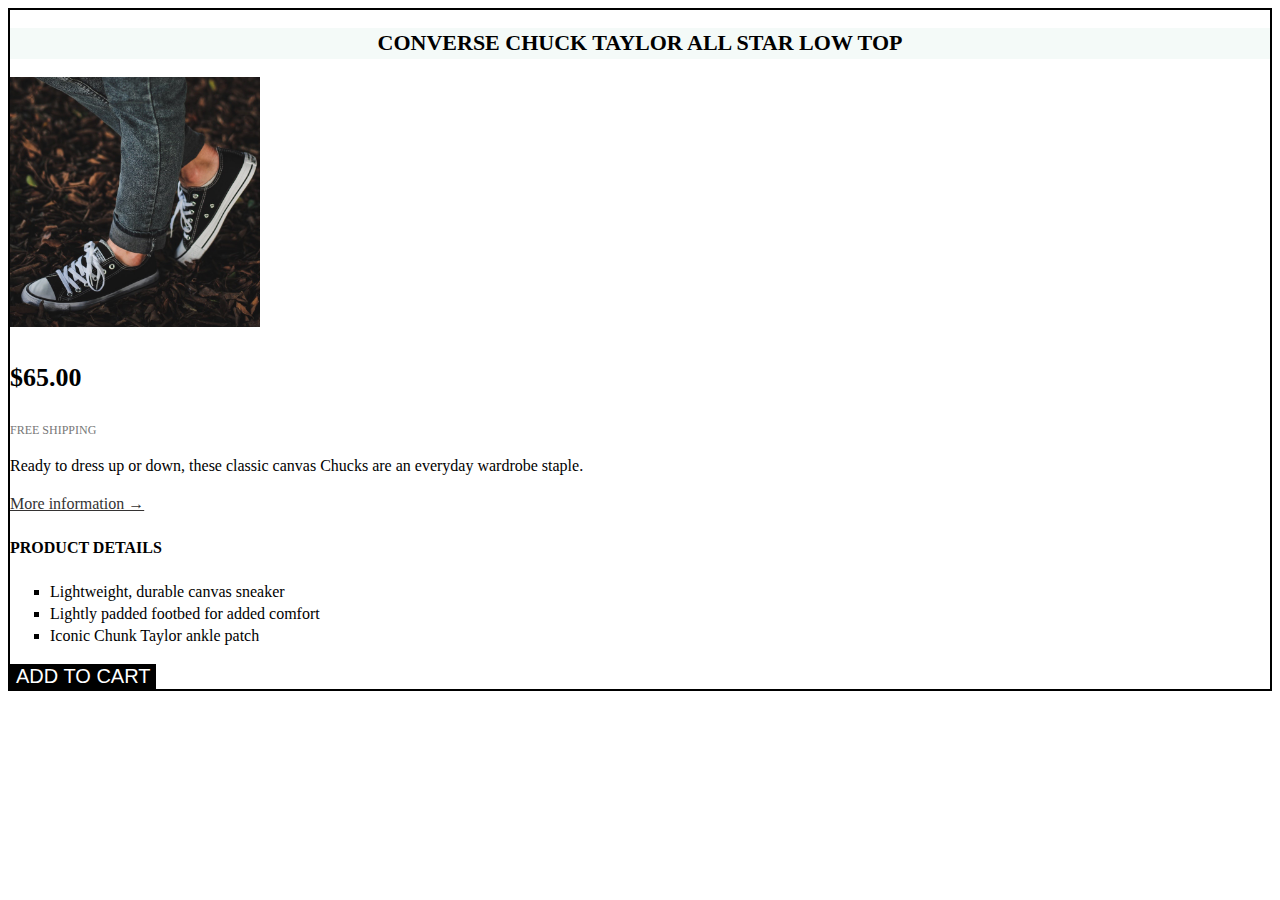
<file: cc_css_1/index.html>
<!------------------------------------------------------
Day 02: CSS Fundamentals[Beginner]
Code Challenge 01: Create a shopping cart with CSS
Code Overview: https://tinyurl.com/29vv7585
Code Preview: https://tinyurl.com/2p9f2zcw
-------------------------------------------------------->

<!DOCTYPE html>
<html lang="en">
  <head>
    <meta charset="UTF-8" />
    <meta http-equiv="X-UA-Compatible" content="IE=edge" />
    <meta name="viewport" content="width=device-width, initial-scale=1.0" />
    <link rel="stylesheet" href="style.css" />
    <title>Create a shopping cart content</title>
  </head>
  <body>
    <article class="product">
      <h2 class="product-title">Converse Chuck Taylor All Star Low Top</h2>
      <img src="challenges.jpg" height="250px" width="250px" />
      <p class="price">$65.00</p>
      <p class="shipping">FREE SHIPPING</p>
      <p>
        Ready to dress up or down, these classic canvas Chucks are an everyday
        wardrobe staple.
      </p>
      <a href="#" class="more-info">More information &rarr;</a>
      <h4 class="details-title">PRODUCT DETAILS</h4>
      <ul class="details-list">
        <li>Lightweight, durable canvas sneaker</li>
        <li>Lightly padded footbed for added comfort</li>
        <li>Iconic Chunk Taylor ankle patch</li>
      </ul>
      <button class="add-cart">Add to cart</button>
    </article>
  </body>
</html>

<!----------------------------------------------------------
Things you'll learn CSS property:
    - border 
    - text-transformation 
    - background-color
    - link
------------------------------------------------------------>
</file>
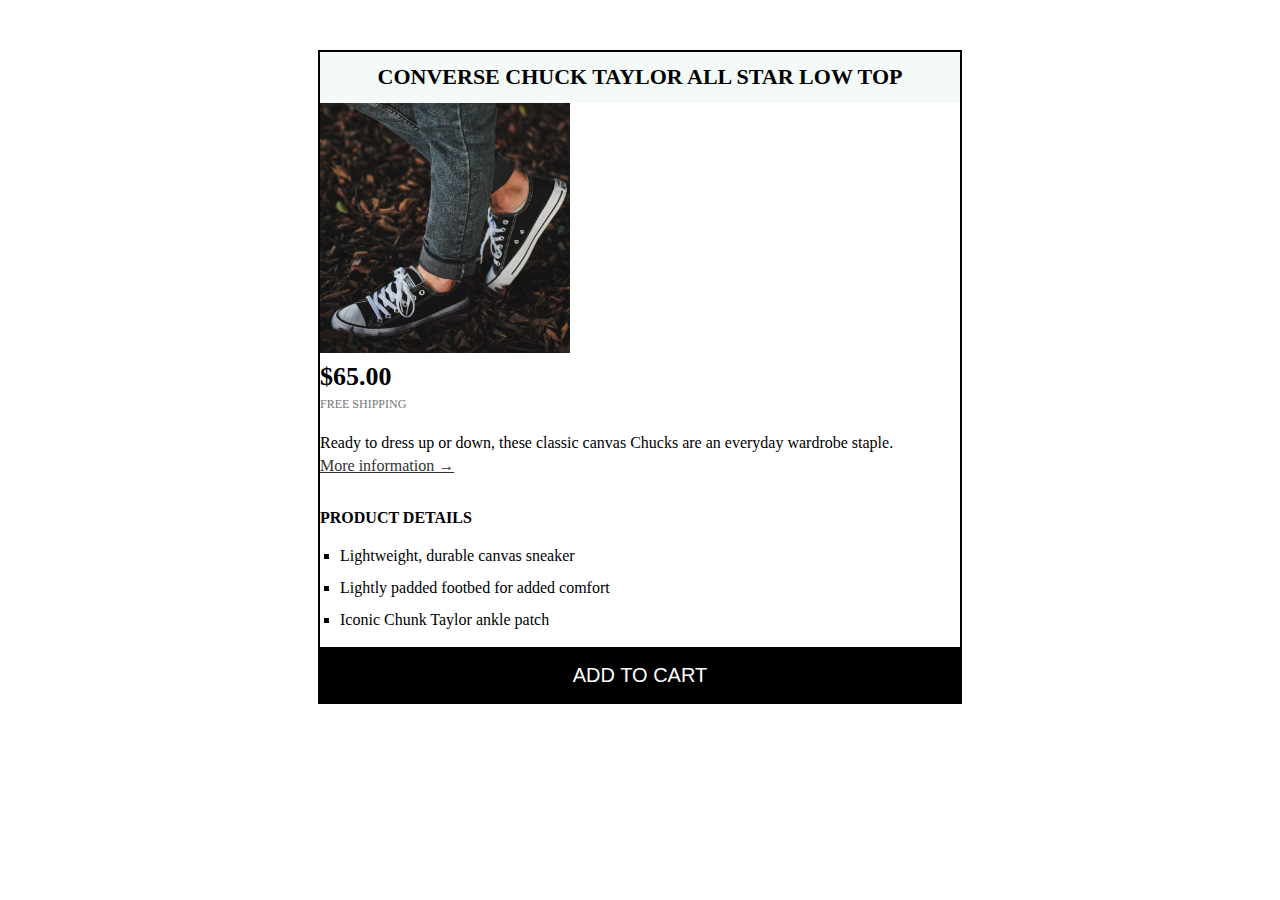
<file: cc_css_2/index.html>
<!-----------------------------------------------------------
Day 02: CSS Fundamentals[Beginner]
Code Challenge 02: Create a shopping cart with CSS Box Model
Code Overview: https://tinyurl.com/2p8zntxc
Code Preview: https://tinyurl.com/3yhmx6tb
------------------------------------------------------------>

<!DOCTYPE html>
<html lang="en">
  <head>
    <meta charset="UTF-8" />
    <meta http-equiv="X-UA-Compatible" content="IE=edge" />
    <meta name="viewport" content="width=device-width, initial-scale=1.0" />
    <link rel="stylesheet" href="style.css" />
    <title>Create a shopping cart content</title>
  </head>
  <body>
    <article class="product">
      <h2 class="product-title">Converse Chuck Taylor All Star Low Top</h2>
      <img src="challenges.jpg" height="250px" width="250px" />
      <p class="price">$65.00</p>
      <p class="shipping">FREE SHIPPING</p>
      <p>
        Ready to dress up or down, these classic canvas Chucks are an everyday
        wardrobe staple.
      </p>
      <a href="#" class="more-info">More information &rarr;</a>
      <h4 class="details-title">PRODUCT DETAILS</h4>
      <ul class="details-list">
        <li>Lightweight, durable canvas sneaker</li>
        <li>Lightly padded footbed for added comfort</li>
        <li>Iconic Chunk Taylor ankle patch</li>
      </ul>
      <button class="add-cart">Add to cart</button>
    </article>
  </body>
</html>

<!--------------------------------------------------------------------
Things you'll learn CSS property:
    - Box Model: 
        https://tinyurl.com/mwtj5j9u 
        https://www.w3schools.com/css/css_boxmodel.asp
    - margin: https://tinyurl.com/yeyrydhf
    - padding: https://tinyurl.com/ypevarsv
    - width: https://tinyurl.com/2p96eth2
    - margin: https://developer.mozilla.org/en-US/docs/Web/CSS/margin
---------------------------------------------------------------------->
</file>
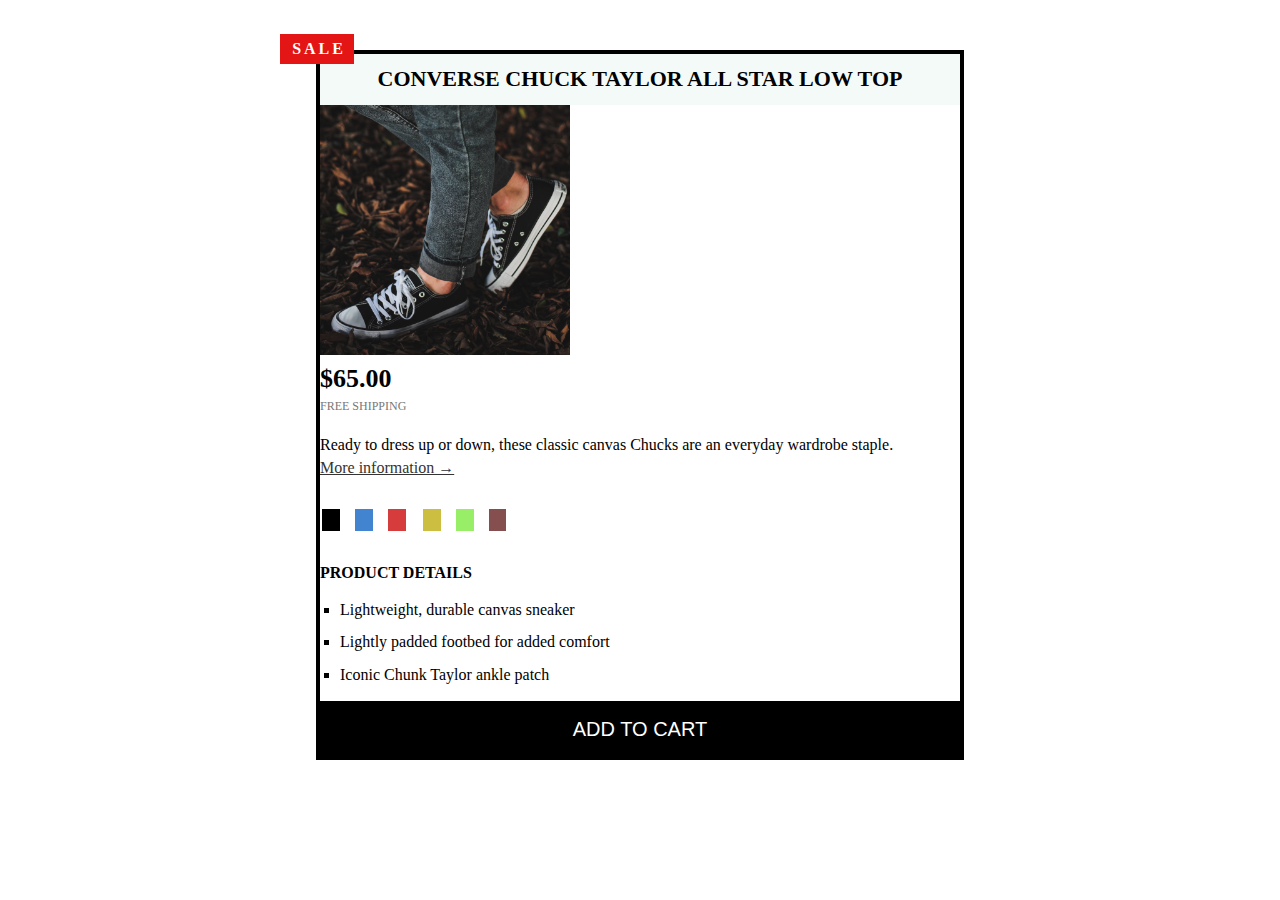
<file: cc_css_3/index.html>
<!-----------------------------------------------------------
Day 02: CSS Fundamentals[Beginner]
Code Challenge 02: Create a shopping cart with CSS Box Model
Code Overview: https://tinyurl.com/ycynn57t
Code Preview: https://tinyurl.com/4tc3v2yz
------------------------------------------------------------>

<!DOCTYPE html>
<html lang="en">
  <head>
    <meta charset="UTF-8" />
    <meta http-equiv="X-UA-Compatible" content="IE=edge" />
    <meta name="viewport" content="width=device-width, initial-scale=1.0" />
    <link rel="stylesheet" href="style.css" />
    <title>Create a shopping cart content</title>
  </head>
  <body>
    <article class="product">
      <h2 class="product-title">Converse Chuck Taylor All Star Low Top</h2>
      <img src="challenges.jpg" height="250px" width="250px" />
      <p class="price">$65.00</p>
      <p class="shipping">FREE SHIPPING</p>
      <p>
        Ready to dress up or down, these classic canvas Chucks are an everyday
        wardrobe staple.
      </p>
      <a href="#" class="more-info">More information &rarr;</a>
      <div class="color_container">
        <div class="box black"></div>
        <div class="box blue"></div>
        <div class="box red"></div>
        <div class="box yellow"></div>
        <div class="box green"></div>
        <div class="box brown"></div>
      </div>
      <h4 class="details-title">PRODUCT DETAILS</h4>
      <ul class="details-list">
        <li>Lightweight, durable canvas sneaker</li>
        <li>Lightly padded footbed for added comfort</li>
        <li>Iconic Chunk Taylor ankle patch</li>
      </ul>
      <p class="sale">SALE</p>
      <button class="add-cart">Add to cart</button>
    </article>
  </body>
</html>

<!------------------------------------------------------------------------
Things you'll learn CSS property:
    - Box Model: https://tinyurl.com/mwtj5j9u 
    - display: https://tinyurl.com/m7tc79xd  
               https://tinyurl.com/kz6s4pd7
    - margin: https://tinyurl.com/yeyrydhf
    - padding: https://tinyurl.com/ypevarsv
    - position: https://tinyurl.com/2p8f3v7j
    - letter-spacing: https://tinyurl.com/56h5r5bw
--------------------------------------------------------------------------->
</file>
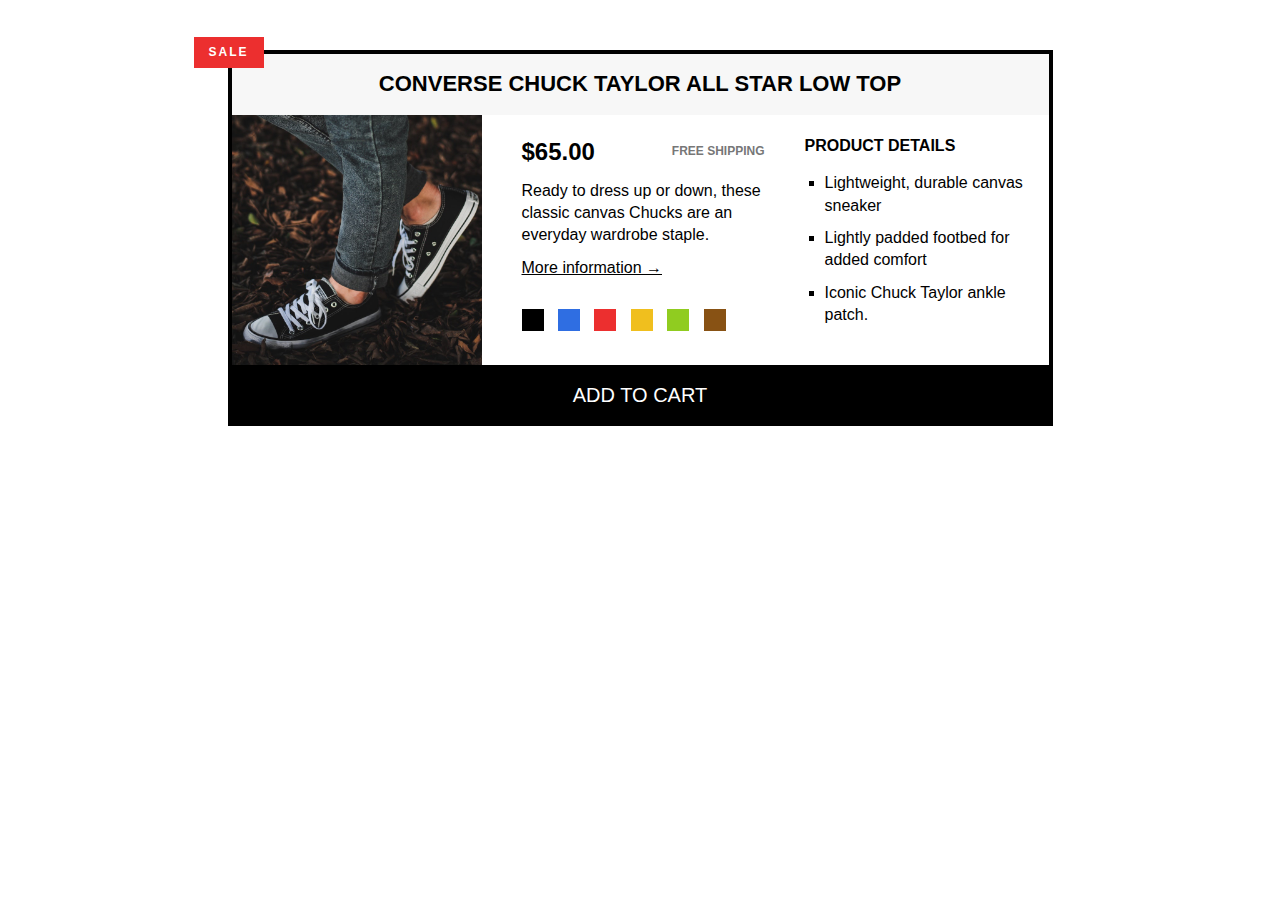
<file: cc_css_4/index.html>
<!---------------------------------------------------------------
Day 03: CSS Layouts: Floats, Flexbox, and CSS Grid Fundamentals[Beginner]
Code Challenge 04: Modify a shopping cart with CSS Layout: float
Code Overview: https://tinyurl.com/2hu2a3j3
Code Preview: https://tinyurl.com/2p8s4zdv
----------------------------------------------------------------->

<!DOCTYPE html>
<html lang="en">
  <head>
    <meta charset="UTF-8" />
    <meta http-equiv="X-UA-Compatible" content="IE=edge" />
    <meta name="viewport" content="width=device-width, initial-scale=1.0" />
    <link rel="stylesheet" href="style.css" />
    <title>Create a shopping cart content</title>
  </head>
  <body>
    <article class="product">
      <h2 class="product-title">Converse Chuck Taylor All Star Low Top</h2>
      <div class="container clearfix">
        <img
          src="challenges.jpg"
          alt="Chuck Taylor All Star Shoe"
          height="250"
          width="250"
          class="product-img"
        />
        <div class="product-info">
          <p class="price"><strong>$65.00</strong></p>
          <p class="shipping">Free shipping</p>
          <p class="sale">Sale</p>

          <p class="product-description">
            Ready to dress up or down, these classic canvas Chucks are an
            everyday wardrobe staple.
          </p>
          <a href="https://converse.com" target="_blank" class="more-info"
            >More information &rarr;</a
          >

          <div class="colors">
            <div class="color"></div>
            <div class="color color-blue"></div>
            <div class="color color-red"></div>
            <div class="color color-yellow"></div>
            <div class="color color-green"></div>
            <div class="color color-brown"></div>
          </div>
        </div>

        <div class="product-details">
          <h3 class="details-title">Product details</h3>
          <ul class="details-list">
            <li>Lightweight, durable canvas sneaker</li>
            <li>Lightly padded footbed for added comfort</li>
            <li>Iconic Chuck Taylor ankle patch.</li>
          </ul>
        </div>
      </div>
      <button class="add-cart">Add to cart</button>
    </article>
  </body>
</html>

<!------------------------------------------------------------------------
Things you'll learn CSS property:
    - Layout: Flexbox
      (a) https://tinyurl.com/yrjtjpfv
      (b) https://tinyurl.com/4xzsnxs3
      
    - display: 
      (a) https://tinyurl.com/m7tc79xd  
      (b) https://tinyurl.com/kz6s4pd7
    
    - position: https://tinyurl.com/2p8f3v7j
    - Box Model: https://tinyurl.com/mwtj5j9u 
    - margin: https://tinyurl.com/yeyrydhf
    - padding: https://tinyurl.com/ypevarsv
    --------------------------------------------------------------------------->
</file>
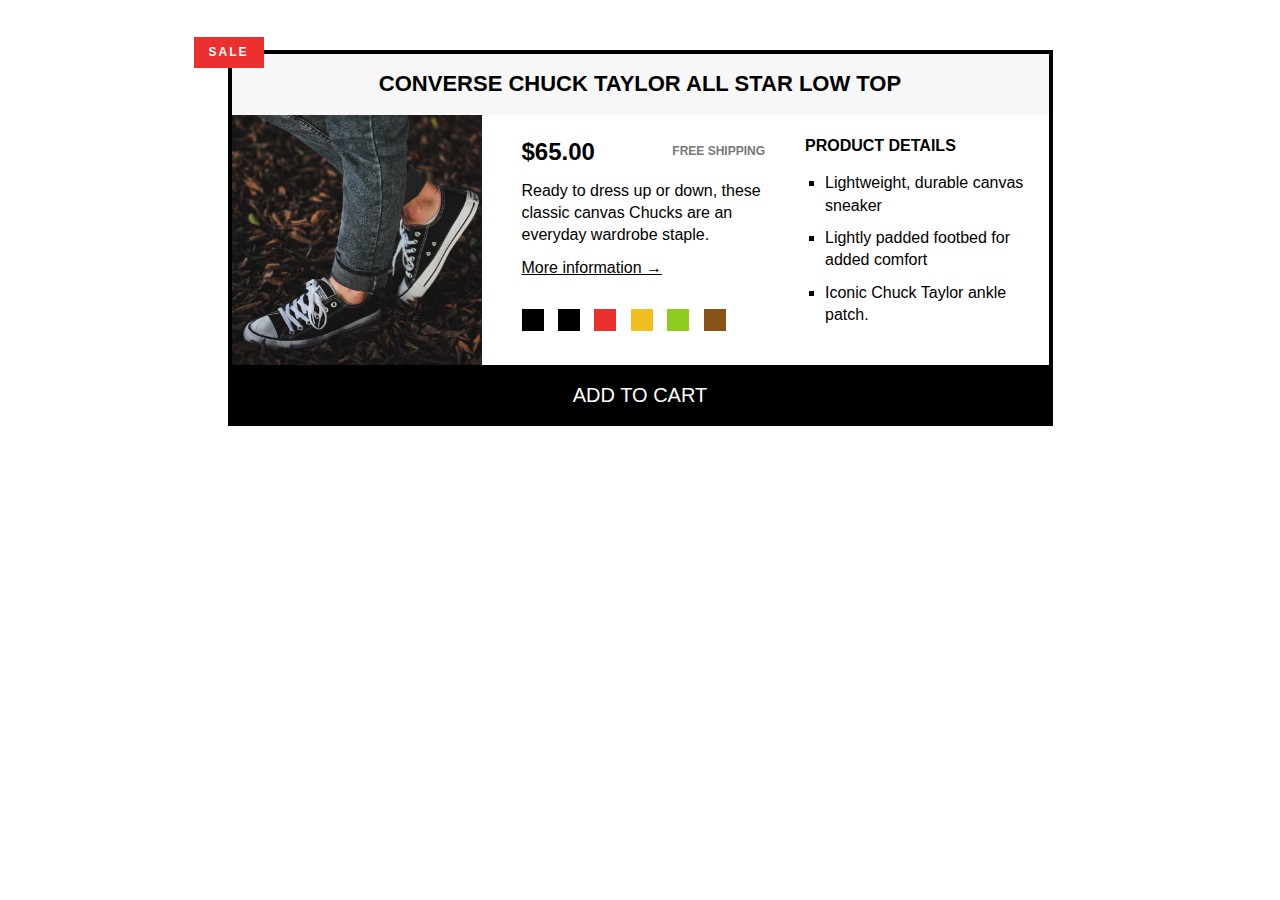
<file: cc_css_5/index.html>
<!-----------------------------------------------------------
Day 03: CSS Layouts: Floats, Flexbox, and CSS Grid Fundamentals[Beginner]
Code Challenge 05: Modify a shopping cart with CSS Layout: flex
Code Overview: https://tinyurl.com/2hu2a3j3
Code Preview: https://tinyurl.com/47sb48n2
------------------------------------------------------------>

<!DOCTYPE html>
<html lang="en">
  <head>
    <meta charset="UTF-8" />
    <meta http-equiv="X-UA-Compatible" content="IE=edge" />
    <meta name="viewport" content="width=device-width, initial-scale=1.0" />
    <link rel="stylesheet" href="style.css" />
    <title>Create a shopping cart content</title>
  </head>
  <body>
    <article class="product">
      <p class="sale">Sale</p>
      <h2 class="product-title">Converse Chuck Taylor All Star Low Top</h2>
      <div class="container">
        <img
          src="challenges.jpg"
          alt="Chuck Taylor All Star Shoe"
          height="250"
          width="250"
          class="product-img"
        />
        <div class="product-info">
          <div class="price-shipping">
            <p class="price"><strong>$65.00</strong></p>
            <p class="shipping">Free shipping</p>
          </div>

          <p class="product-description">
            Ready to dress up or down, these classic canvas Chucks are an
            everyday wardrobe staple.
          </p>
          <a href="https://converse.com" target="_blank" class="more-info"
            >More information &rarr;</a
          >

          <div class="colors">
            <div class="color color-black"></div>
            <div class="color color-blue"></div>
            <div class="color color-red"></div>
            <div class="color color-yellow"></div>
            <div class="color color-green"></div>
            <div class="color color-brown"></div>
          </div>
        </div>

        <div class="product-details">
          <h3 class="details-title">Product details</h3>
          <ul class="details-list">
            <li>Lightweight, durable canvas sneaker</li>
            <li>Lightly padded footbed for added comfort</li>
            <li>Iconic Chuck Taylor ankle patch.</li>
          </ul>
        </div>
      </div>
      <button class="add-cart">Add to cart</button>
    </article>
  </body>
</html>

<!------------------------------------------------------------------------
Things you'll learn CSS property:
    - Layout: Flexbox
      (a) https://tinyurl.com/yrjtjpfv
      (b) https://tinyurl.com/4xzsnxs3
    - position: https://tinyurl.com/2p8f3v7j
    - Box Model: https://tinyurl.com/mwtj5j9u 
    - margin: https://tinyurl.com/yeyrydhf
    - padding: https://tinyurl.com/ypevarsv
    --------------------------------------------------------------------------->
</file>
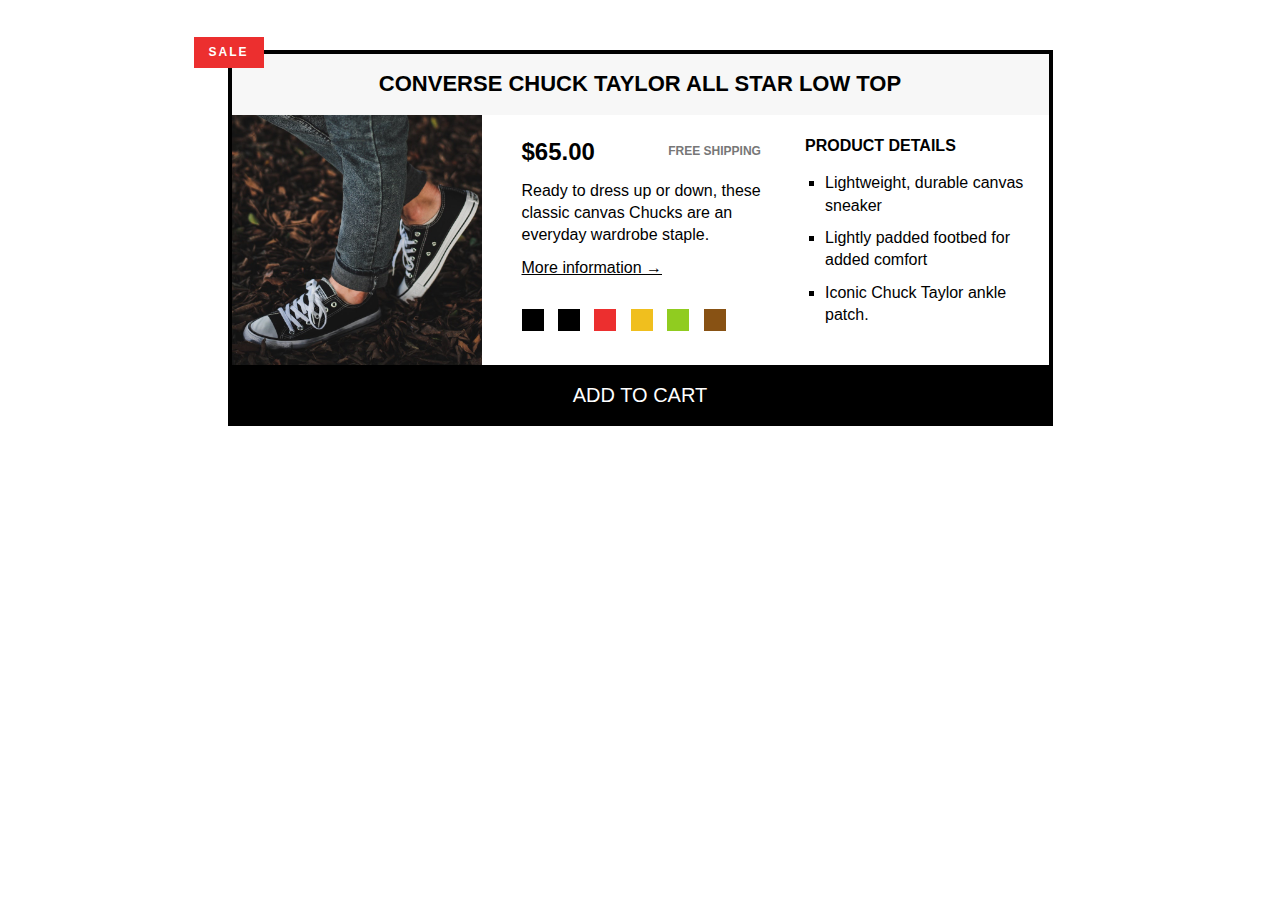
<file: cc_css_6/index.html>
<!-----------------------------------------------------------
Day 03: CSS Layouts: Floats, Flexbox, and CSS Grid Fundamentals[Beginner]
Code Challenge 06: Modify a shopping cart with CSS Layout: Grid
Code Overview: https://tinyurl.com/2hu2a3j3
Code Preview: https://tinyurl.com/rhayvpsy
------------------------------------------------------------>

<!DOCTYPE html>
<html lang="en">
  <head>
    <meta charset="UTF-8" />
    <meta http-equiv="X-UA-Compatible" content="IE=edge" />
    <meta name="viewport" content="width=device-width, initial-scale=1.0" />
    <link rel="stylesheet" href="style.css" />
    <title>Create a shopping cart content</title>
  </head>
  <body>
    <article class="product">
      <p class="sale">Sale</p>
      <h2 class="product-title">Converse Chuck Taylor All Star Low Top</h2>
      <img
        src="challenges.jpg"
        alt="Chuck Taylor All Star Shoe"
        height="250"
        width="250"
        class="product-img"
      />
      <div class="product-info">
        <div class="price-shipping">
          <p class="price"><strong>$65.00</strong></p>
          <p class="shipping">Free shipping</p>
        </div>

        <p class="product-description">
          Ready to dress up or down, these classic canvas Chucks are an everyday
          wardrobe staple.
        </p>
        <a href="https://converse.com" target="_blank" class="more-info"
          >More information &rarr;</a
        >

        <div class="colors">
          <div class="color color-black"></div>
          <div class="color color-blue"></div>
          <div class="color color-red"></div>
          <div class="color color-yellow"></div>
          <div class="color color-green"></div>
          <div class="color color-brown"></div>
        </div>
      </div>

      <div class="product-details">
        <h3 class="details-title">Product details</h3>
        <ul class="details-list">
          <li>Lightweight, durable canvas sneaker</li>
          <li>Lightly padded footbed for added comfort</li>
          <li>Iconic Chuck Taylor ankle patch.</li>
        </ul>
      </div>
      <button class="add-cart">Add to cart</button>
    </article>
  </body>
</html>

<!------------------------------------------------------------------------
Things you'll learn CSS property:
    - Layout: Grid
      (a) https://developer.mozilla.org/en-US/docs/Web/CSS/grid
      (b) https://www.w3schools.com/css/css_grid.asp
    - position: https://tinyurl.com/2p8f3v7j
    - Box Model: https://tinyurl.com/mwtj5j9u 
    - margin: https://tinyurl.com/yeyrydhf
    - padding: https://tinyurl.com/ypevarsv
    --------------------------------------------------------------------------->
</file>
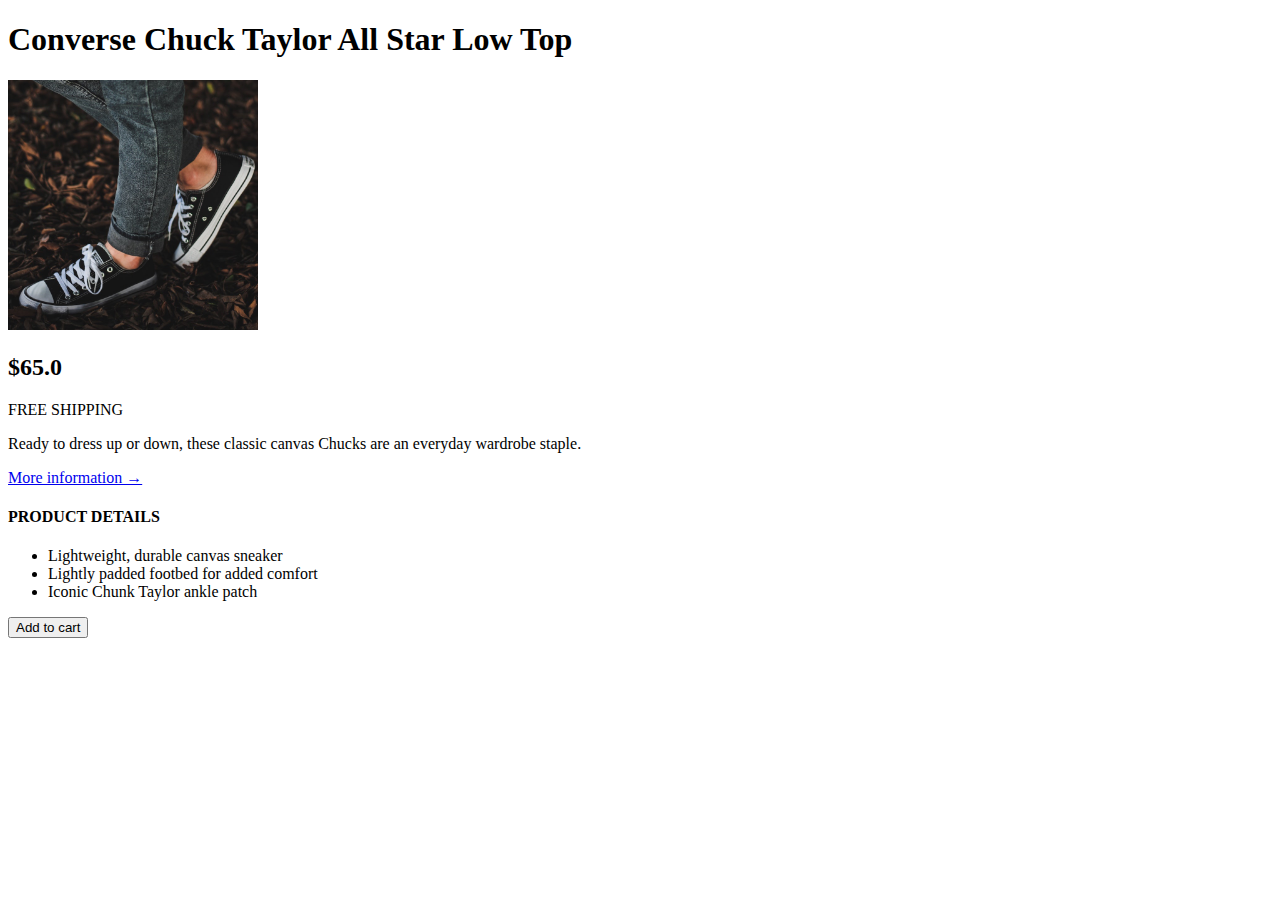
<file: cc_html/index.html>
<!------------------------------------------------------
Day 01: HTML Fundamentals[Beginner]
Code Challenge: Create a shopping cart content
Code Overview: https://tinyurl.com/2yfrj5md 
Code Preview: https://tinyurl.com/2p875ubr
-------------------------------------------------------->

<!DOCTYPE html>
<html lang="en">
  <head>
    <meta charset="UTF-8" />
    <meta http-equiv="X-UA-Compatible" content="IE=edge" />
    <meta name="viewport" content="width=device-width, initial-scale=1.0" />
    <title>Create a shopping cart content</title>
  </head>
  <body>
    <h1>Converse Chuck Taylor All Star Low Top</h1>
    <img src="challenges.jpg" height="250px" width="250px" />
    <h2>$65.0</h2>
    <p>FREE SHIPPING</p>
    <p>
      Ready to dress up or down, these classic canvas Chucks are an everyday
      wardrobe staple.
    </p>
    <a href="#">More information &rarr;</a>
    <h4>PRODUCT DETAILS</h4>
    <ul>
      <li>Lightweight, durable canvas sneaker</li>
      <li>Lightly padded footbed for added comfort</li>
      <li>Iconic Chunk Taylor ankle patch</li>
    </ul>
    <button>Add to cart</button>
  </body>
</html>

<!----------------------------------------------------------
Things you'll learn:
    - Title tag: <title>
    - Heading tag: <h1>, <h2>, <h4>
    - Image tag: <img>
    - Paragraph tag: <p>
    - HTML character: &rarr; - https://tinyurl.com/2p9e89w6
    - Link tag: <a>
    - Unordered list: <ul>
    - List item: <li>
    - Button: <button>
------------------------------------------------------------>
</file>
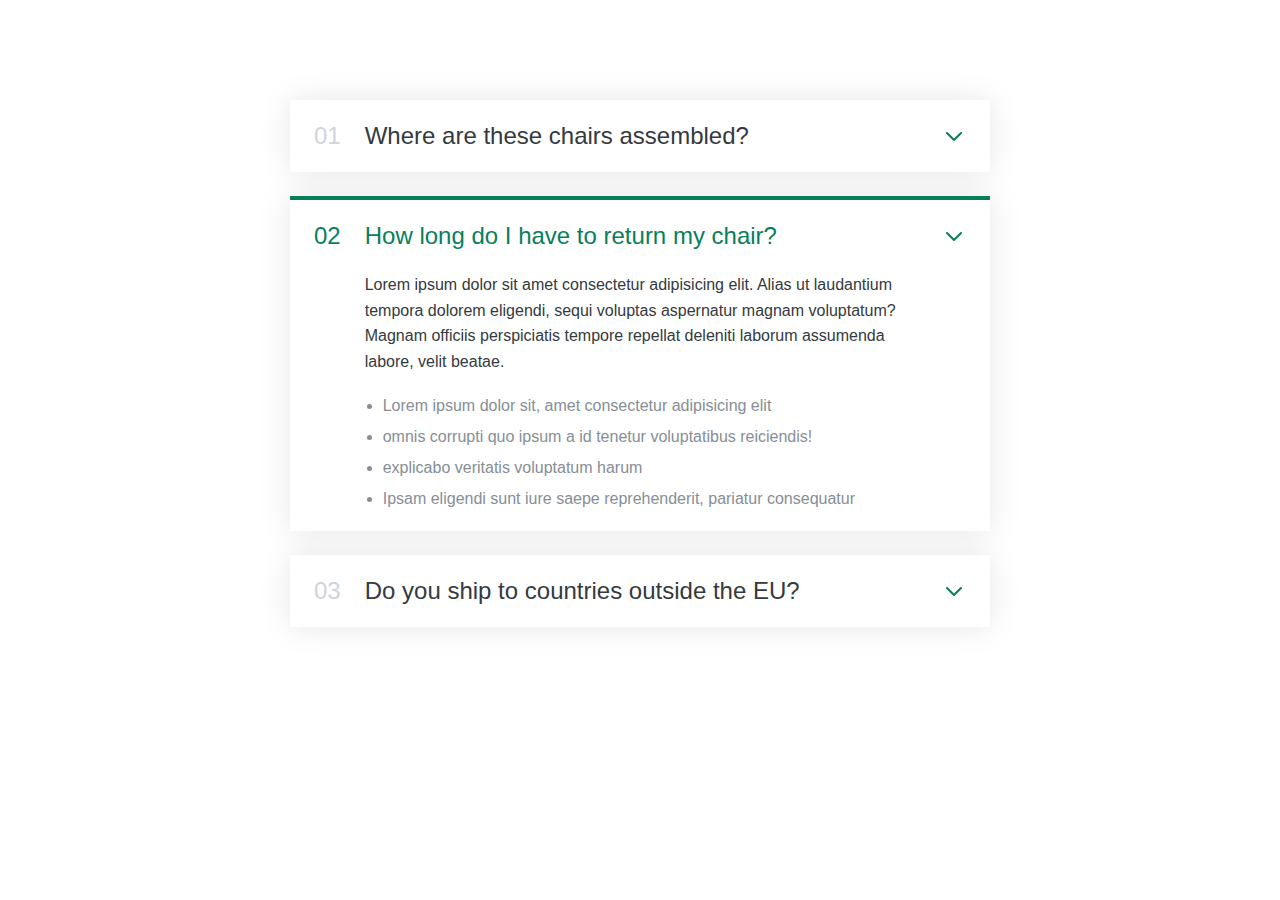
<file: project01 - accordion/index.html>
<!-----------------------------------------------------------
Day 06: Components and Layout Patterns[Beginner]
Project 01: Building an 'Accordion' component
Code Overview: https://tinyurl.com/5tt9vbbw
Code Preview: https://jsfiddle.net/moarifur/wjqoLx6m/2/
------------------------------------------------------------>
<!DOCTYPE html>
<html lang="en">
  <head>
    <meta charset="UTF-8" />
    <meta http-equiv="X-UA-Compatible" content="IE=edge" />
    <meta name="viewport" content="width=device-width, initial-scale=1.0" />
    <link rel="stylesheet" href="style.css" />
    <title>Building an 'Accordion' component</title>
  </head>

  <body>
    <div class="accordion">
      <div class="item">
        <p class="number">01</p>
        <p class="text">Where are these chairs assembled?</p>
        <svg
          xmlns="http://www.w3.org/2000/svg"
          class="icon"
          fill="none"
          viewBox="0 0 24 24"
          stroke="currentColor"
          stroke-width="2"
        >
          <path
            stroke-linecap="round"
            stroke-linejoin="round"
            d="M19 9l-7 7-7-7"
          />
        </svg>
        <div class="hidden-box">
          <p>
            Lorem ipsum dolor sit amet consectetur adipisicing elit. Alias ut
            laudantium tempora dolorem eligendi, sequi voluptas aspernatur
            magnam voluptatum? Magnam officiis perspiciatis tempore repellat
            deleniti laborum assumenda labore, velit beatae.
          </p>
          <ul>
            <li>Lorem ipsum dolor sit, amet consectetur adipisicing elit</li>
            <li>
              omnis corrupti quo ipsum a id tenetur voluptatibus reiciendis!
            </li>
            <li>explicabo veritatis voluptatum harum</li>
            <li>
              Ipsam eligendi sunt iure saepe reprehenderit, pariatur consequatur
            </li>
          </ul>
        </div>
      </div>
      <div class="item open">
        <p class="number">02</p>
        <p class="text">How long do I have to return my chair?</p>
        <svg
          xmlns="http://www.w3.org/2000/svg"
          class="icon"
          fill="none"
          viewBox="0 0 24 24"
          stroke="currentColor"
          stroke-width="2"
        >
          <path
            stroke-linecap="round"
            stroke-linejoin="round"
            d="M19 9l-7 7-7-7"
          />
        </svg>
        <div class="hidden-box">
          <p>
            Lorem ipsum dolor sit amet consectetur adipisicing elit. Alias ut
            laudantium tempora dolorem eligendi, sequi voluptas aspernatur
            magnam voluptatum? Magnam officiis perspiciatis tempore repellat
            deleniti laborum assumenda labore, velit beatae.
          </p>
          <ul>
            <li>Lorem ipsum dolor sit, amet consectetur adipisicing elit</li>
            <li>
              omnis corrupti quo ipsum a id tenetur voluptatibus reiciendis!
            </li>
            <li>explicabo veritatis voluptatum harum</li>
            <li>
              Ipsam eligendi sunt iure saepe reprehenderit, pariatur consequatur
            </li>
          </ul>
        </div>
      </div>
      <div class="item">
        <p class="number">03</p>
        <p class="text">Do you ship to countries outside the EU?</p>
        <svg
          xmlns="http://www.w3.org/2000/svg"
          class="icon"
          fill="none"
          viewBox="0 0 24 24"
          stroke="currentColor"
          stroke-width="2"
        >
          <path
            stroke-linecap="round"
            stroke-linejoin="round"
            d="M19 9l-7 7-7-7"
          />
        </svg>
        <div class="hidden-box">
          <p>
            Lorem ipsum dolor sit amet consectetur adipisicing elit. Alias ut
            laudantium tempora dolorem eligendi, sequi voluptas aspernatur
            magnam voluptatum? Magnam officiis perspiciatis tempore repellat
            deleniti laborum assumenda labore, velit beatae.
          </p>
          <ul>
            <li>Lorem ipsum dolor sit, amet consectetur adipisicing elit</li>
            <li>
              omnis corrupti quo ipsum a id tenetur voluptatibus reiciendis!
            </li>
            <li>explicabo veritatis voluptatum harum</li>
            <li>
              Ipsam eligendi sunt iure saepe reprehenderit, pariatur consequatur
            </li>
          </ul>
        </div>
      </div>
    </div>
  </body>
</html>
</file>
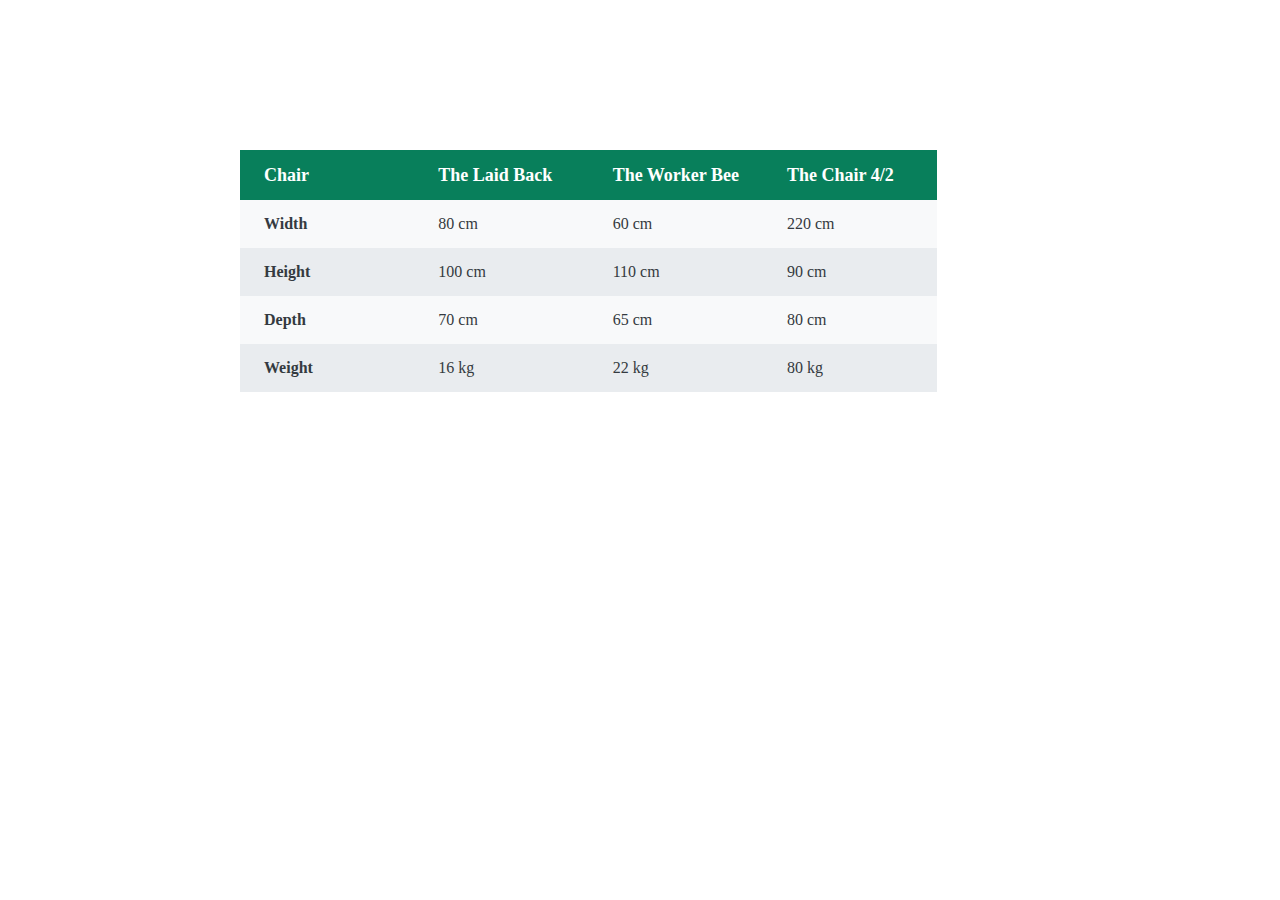
<file: project03 - table/index.html>
<!-----------------------------------------------------------
Day 06: Components and Layout Patterns[Beginner]
Project 03: Building a 'table' component
Code Overview: https://tinyurl.com/3vpspzsk
Code Preview: https://jsfiddle.net/moarifur/Lhb75oqj/
------------------------------------------------------------>
<!DOCTYPE html>
<html lang="en">
  <head>
    <meta charset="UTF-8" />
    <meta http-equiv="X-UA-Compatible" content="IE=edge" />
    <meta name="viewport" content="width=device-width, initial-scale=1.0" />
    <link rel="stylesheet" href="style.css" />
    <title>Project 03: Building a table component</title>
  </head>

  <body>
    <div class="table-container">
      <table class="table">
        <thead>
          <tr>
            <th>Chair</th>
            <th>The Laid Back</th>
            <th>The Worker Bee</th>
            <th>The Chair 4/2</th>
          </tr>
        </thead>

        <tbody>
          <tr>
            <th>Width</th>
            <td>80 cm</td>
            <td>60 cm</td>
            <td>220 cm</td>
          </tr>
          <tr>
            <th>Height</th>
            <td>100 cm</td>
            <td>110 cm</td>
            <td>90 cm</td>
          </tr>
          <tr>
            <th>Depth</th>
            <td>70 cm</td>
            <td>65 cm</td>
            <td>80 cm</td>
          </tr>
          <tr>
            <th>Weight</th>
            <td>16 kg</td>
            <td>22 kg</td>
            <td>80 kg</td>
          </tr>
        </tbody>
      </table>
    </div>
  </body>
</html>
</file>
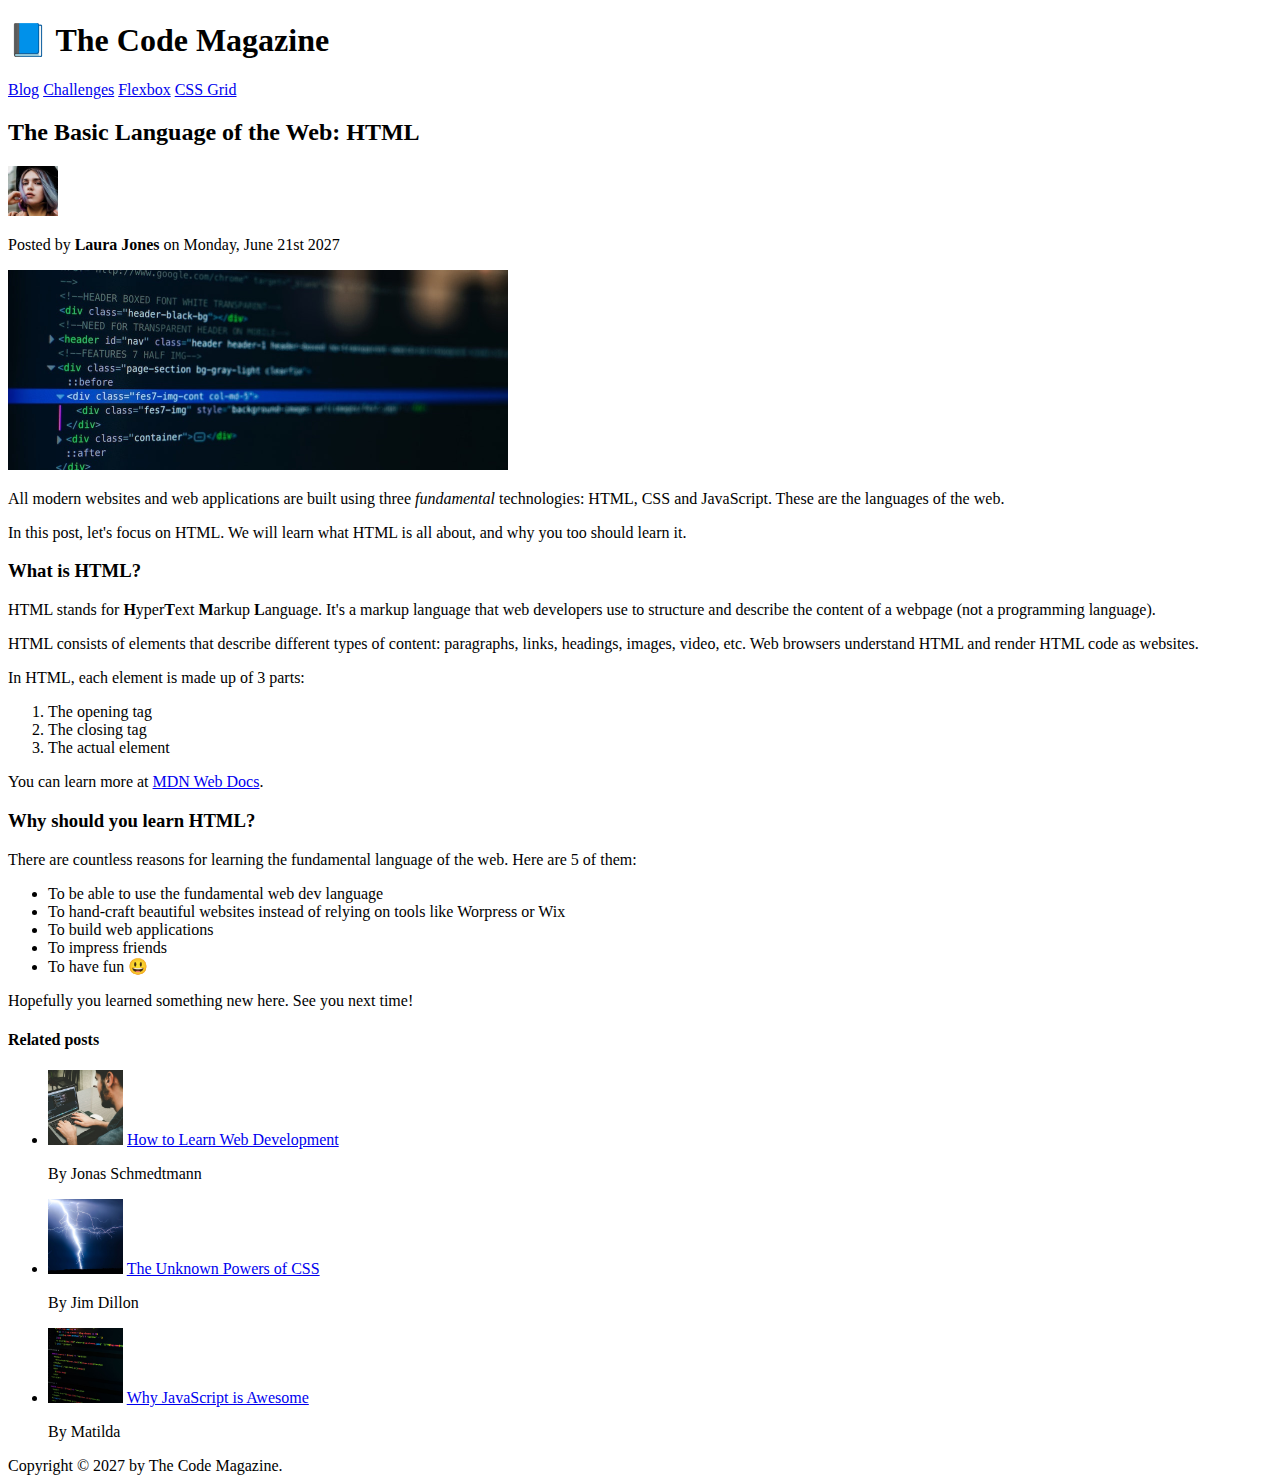
<file: final/02-HTML-Fundamentals/index.html>
<!DOCTYPE html>
<html lang="en">
  <head>
    <meta charset="UTF-8" />
    <title>The Basic Language of the Web: HTML</title>
  </head>

  <body>
    <!--
    <h1>The Basic Language of the Web: HTML</h1>
    <h2>The Basic Language of the Web: HTML</h2>
    <h3>The Basic Language of the Web: HTML</h3>
    <h4>The Basic Language of the Web: HTML</h4>
    <h5>The Basic Language of the Web: HTML</h5>
    <h6>The Basic Language of the Web: HTML</h6>
    -->

    <header>
      <h1>📘 The Code Magazine</h1>

      <nav>
        <a href="blog.html">Blog</a>
        <a href="#">Challenges</a>
        <a href="#">Flexbox</a>
        <a href="#">CSS Grid</a>
      </nav>
    </header>

    <article>
      <header>
        <h2>The Basic Language of the Web: HTML</h2>

        <img
          src="img/laura-jones.jpg"
          alt="Headshot of Laura Jones"
          height="50"
          width="50"
        />

        <p>Posted by <strong>Laura Jones</strong> on Monday, June 21st 2027</p>

        <img
          src="img/post-img.jpg"
          alt="HTML code on a screen"
          width="500"
          height="200"
        />
      </header>

      <p>
        All modern websites and web applications are built using three
        <em>fundamental</em>
        technologies: HTML, CSS and JavaScript. These are the languages of the
        web.
      </p>

      <p>
        In this post, let's focus on HTML. We will learn what HTML is all about,
        and why you too should learn it.
      </p>

      <h3>What is HTML?</h3>
      <p>
        HTML stands for <strong>H</strong>yper<strong>T</strong>ext
        <strong>M</strong>arkup <strong>L</strong>anguage. It's a markup
        language that web developers use to structure and describe the content
        of a webpage (not a programming language).
      </p>
      <p>
        HTML consists of elements that describe different types of content:
        paragraphs, links, headings, images, video, etc. Web browsers understand
        HTML and render HTML code as websites.
      </p>
      <p>In HTML, each element is made up of 3 parts:</p>

      <ol>
        <li>The opening tag</li>
        <li>The closing tag</li>
        <li>The actual element</li>
      </ol>

      <p>
        You can learn more at
        <a
          href="https://developer.mozilla.org/en-US/docs/Web/HTML"
          target="_blank"
          >MDN Web Docs</a
        >.
      </p>

      <h3>Why should you learn HTML?</h3>

      <p>
        There are countless reasons for learning the fundamental language of the
        web. Here are 5 of them:
      </p>

      <ul>
        <li>To be able to use the fundamental web dev language</li>
        <li>
          To hand-craft beautiful websites instead of relying on tools like
          Worpress or Wix
        </li>
        <li>To build web applications</li>
        <li>To impress friends</li>
        <li>To have fun 😃</li>
      </ul>

      <p>Hopefully you learned something new here. See you next time!</p>
    </article>

    <aside>
      <h4>Related posts</h4>

      <ul>
        <li>
          <img
            src="img/related-1.jpg"
            alt="Person programming"
            width="75"
            width="75"
          />
          <a href="#">How to Learn Web Development</a>
          <p>By Jonas Schmedtmann</p>
        </li>
        <li>
          <img src="img/related-2.jpg" alt="Lightning" width="75" heigth="75" />
          <a href="#">The Unknown Powers of CSS</a>
          <p>By Jim Dillon</p>
        </li>
        <li>
          <img
            src="img/related-3.jpg"
            alt="JavaScript code on a screen"
            width="75"
            height="75"
          />
          <a href="#">Why JavaScript is Awesome</a>
          <p>By Matilda</p>
        </li>
      </ul>
    </aside>

    <footer>Copyright &copy; 2027 by The Code Magazine.</footer>
  </body>
</html>
</file>
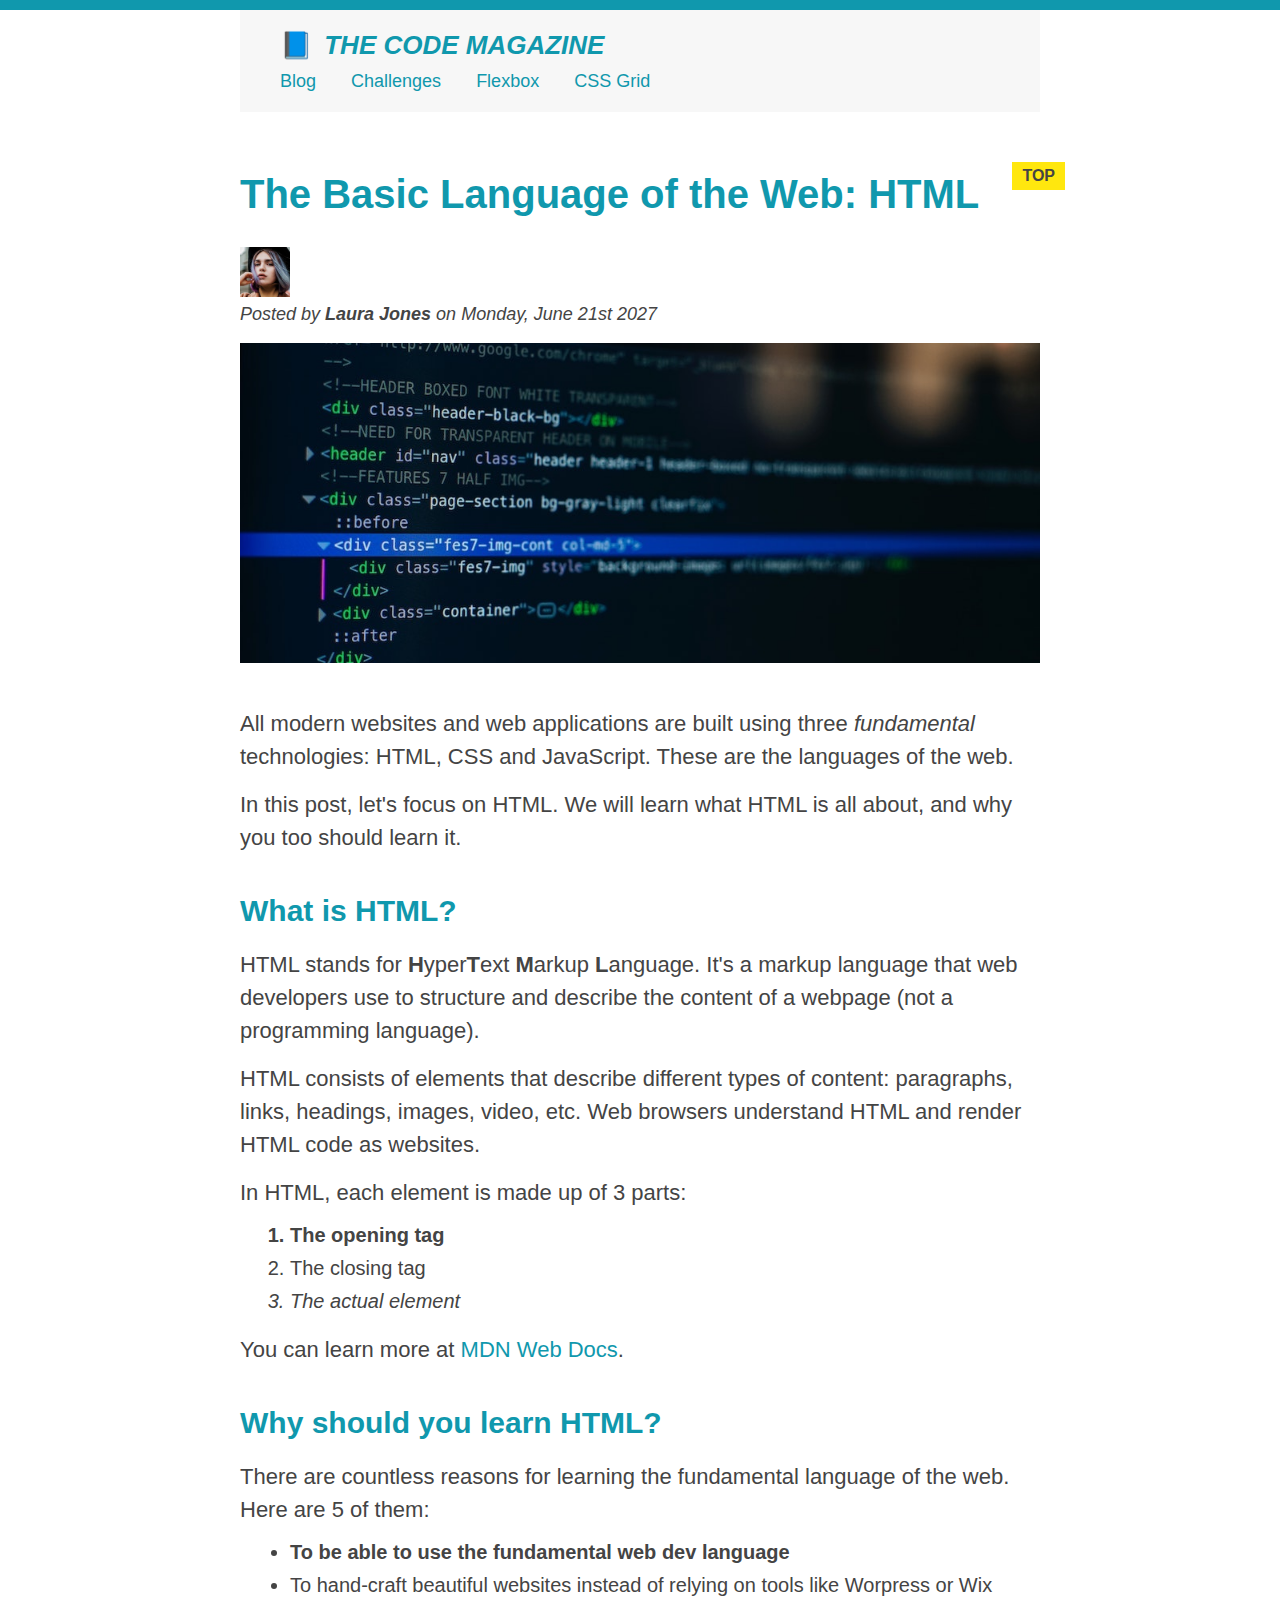
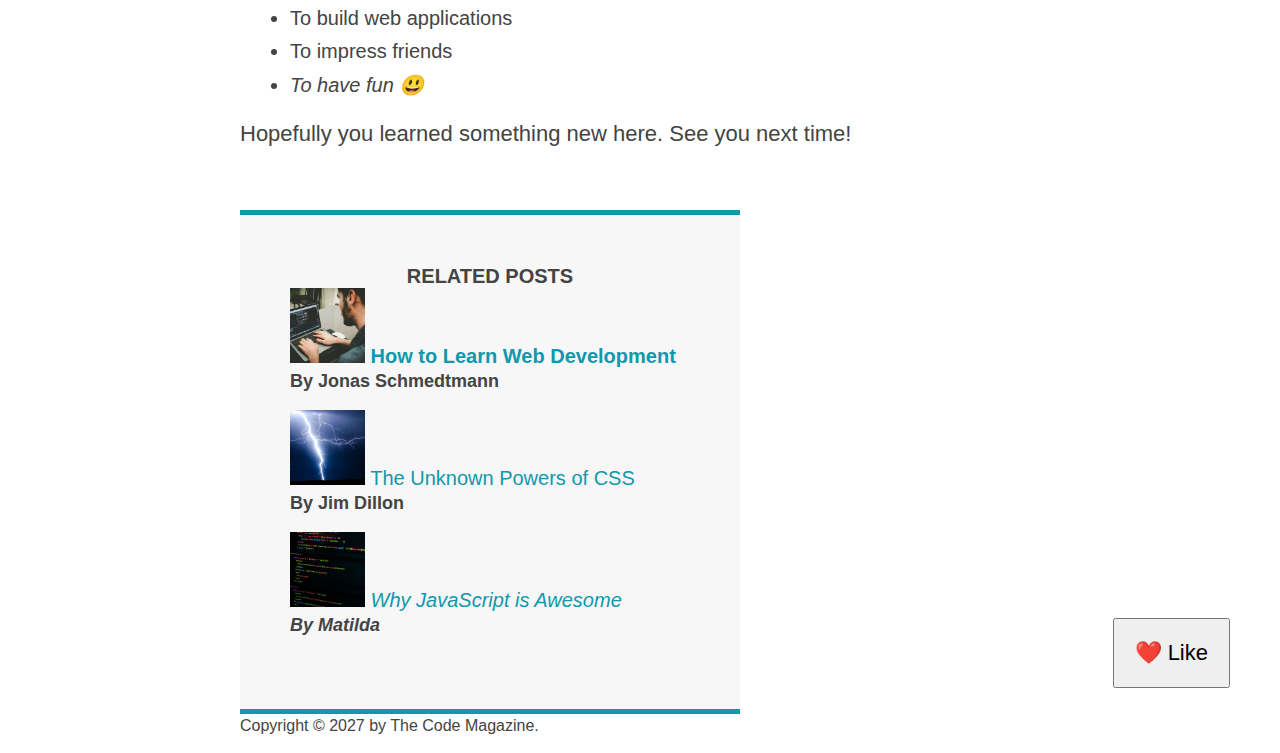
<file: final/03-CSS-Fundamentals/index.html>
<!DOCTYPE html>
<html lang="en">
  <head>
    <meta charset="UTF-8" />
    <link href="style.css" rel="stylesheet" />

    <title>The Basic Language of the Web: HTML</title>
  </head>

  <body>
    <!--
    <h1>The Basic Language of the Web: HTML</h1>
    <h2>The Basic Language of the Web: HTML</h2>
    <h3>The Basic Language of the Web: HTML</h3>
    <h4>The Basic Language of the Web: HTML</h4>
    <h5>The Basic Language of the Web: HTML</h5>
    <h6>The Basic Language of the Web: HTML</h6>
    -->

    <div class="container">
      <header class="main-header">
        <h1>📘 The Code Magazine</h1>

        <nav>
          <!-- <strong>This is the navigation</strong> -->
          <a href="blog.html">Blog</a>
          <a href="#">Challenges</a>
          <a href="#">Flexbox</a>
          <a href="#">CSS Grid</a>
        </nav>
      </header>

      <article>
        <header class="post-header">
          <h2>The Basic Language of the Web: HTML</h2>

          <img
            src="img/laura-jones.jpg"
            alt="Headshot of Laura Jones"
            height="50"
            width="50"
          />

          <p id="author">
            Posted by <strong>Laura Jones</strong> on Monday, June 21st 2027
          </p>

          <img
            src="img/post-img.jpg"
            alt="HTML code on a screen"
            width="500"
            height="200"
            class="post-img"
          />
          <button>❤️ Like</button>
        </header>

        <p>
          All modern websites and web applications are built using three
          <em>fundamental</em>
          technologies: HTML, CSS and JavaScript. These are the languages of the
          web.
        </p>

        <p>
          In this post, let's focus on HTML. We will learn what HTML is all
          about, and why you too should learn it.
        </p>

        <h3>What is HTML?</h3>
        <p>
          HTML stands for <strong>H</strong>yper<strong>T</strong>ext
          <strong>M</strong>arkup <strong>L</strong>anguage. It's a markup
          language that web developers use to structure and describe the content
          of a webpage (not a programming language).
        </p>
        <p>
          HTML consists of elements that describe different types of content:
          paragraphs, links, headings, images, video, etc. Web browsers
          understand HTML and render HTML code as websites.
        </p>
        <p>In HTML, each element is made up of 3 parts:</p>

        <ol>
          <li class="first-li">The opening tag</li>
          <li>The closing tag</li>
          <li>The actual element</li>
        </ol>

        <p>
          You can learn more at
          <a
            href="https://developer.mozilla.org/en-US/docs/Web/HTML"
            target="_blank"
            >MDN Web Docs</a
          >.
        </p>

        <h3>Why should you learn HTML?</h3>

        <p>
          There are countless reasons for learning the fundamental language of
          the web. Here are 5 of them:
        </p>

        <ul>
          <li class="first-li">
            To be able to use the fundamental web dev language
          </li>
          <li>
            To hand-craft beautiful websites instead of relying on tools like
            Worpress or Wix
          </li>
          <li>To build web applications</li>
          <li>To impress friends</li>
          <li>To have fun 😃</li>
        </ul>

        <p>Hopefully you learned something new here. See you next time!</p>
      </article>

      <aside>
        <h4>Related posts</h4>

        <ul class="related">
          <li>
            <img
              src="img/related-1.jpg"
              alt="Person programming"
              width="75"
              height="75"
            />
            <a href="#">How to Learn Web Development</a>
            <p class="related-author">By Jonas Schmedtmann</p>
          </li>
          <li>
            <img
              src="img/related-2.jpg"
              alt="Lightning"
              width="75"
              height="75"
            />
            <a href="#">The Unknown Powers of CSS</a>
            <p class="related-author">By Jim Dillon</p>
          </li>
          <li>
            <img
              src="img/related-3.jpg"
              alt="JavaScript code on a screen"
              width="75"
              height="75"
            />
            <a href="#">Why JavaScript is Awesome</a>
            <p class="related-author">By Matilda</p>
          </li>
        </ul>
      </aside>

      <footer>
        <p id="copyright" class="copyright text">
          Copyright &copy; 2027 by The Code Magazine.
        </p>
      </footer>
    </div>
  </body>
</html>
</file>
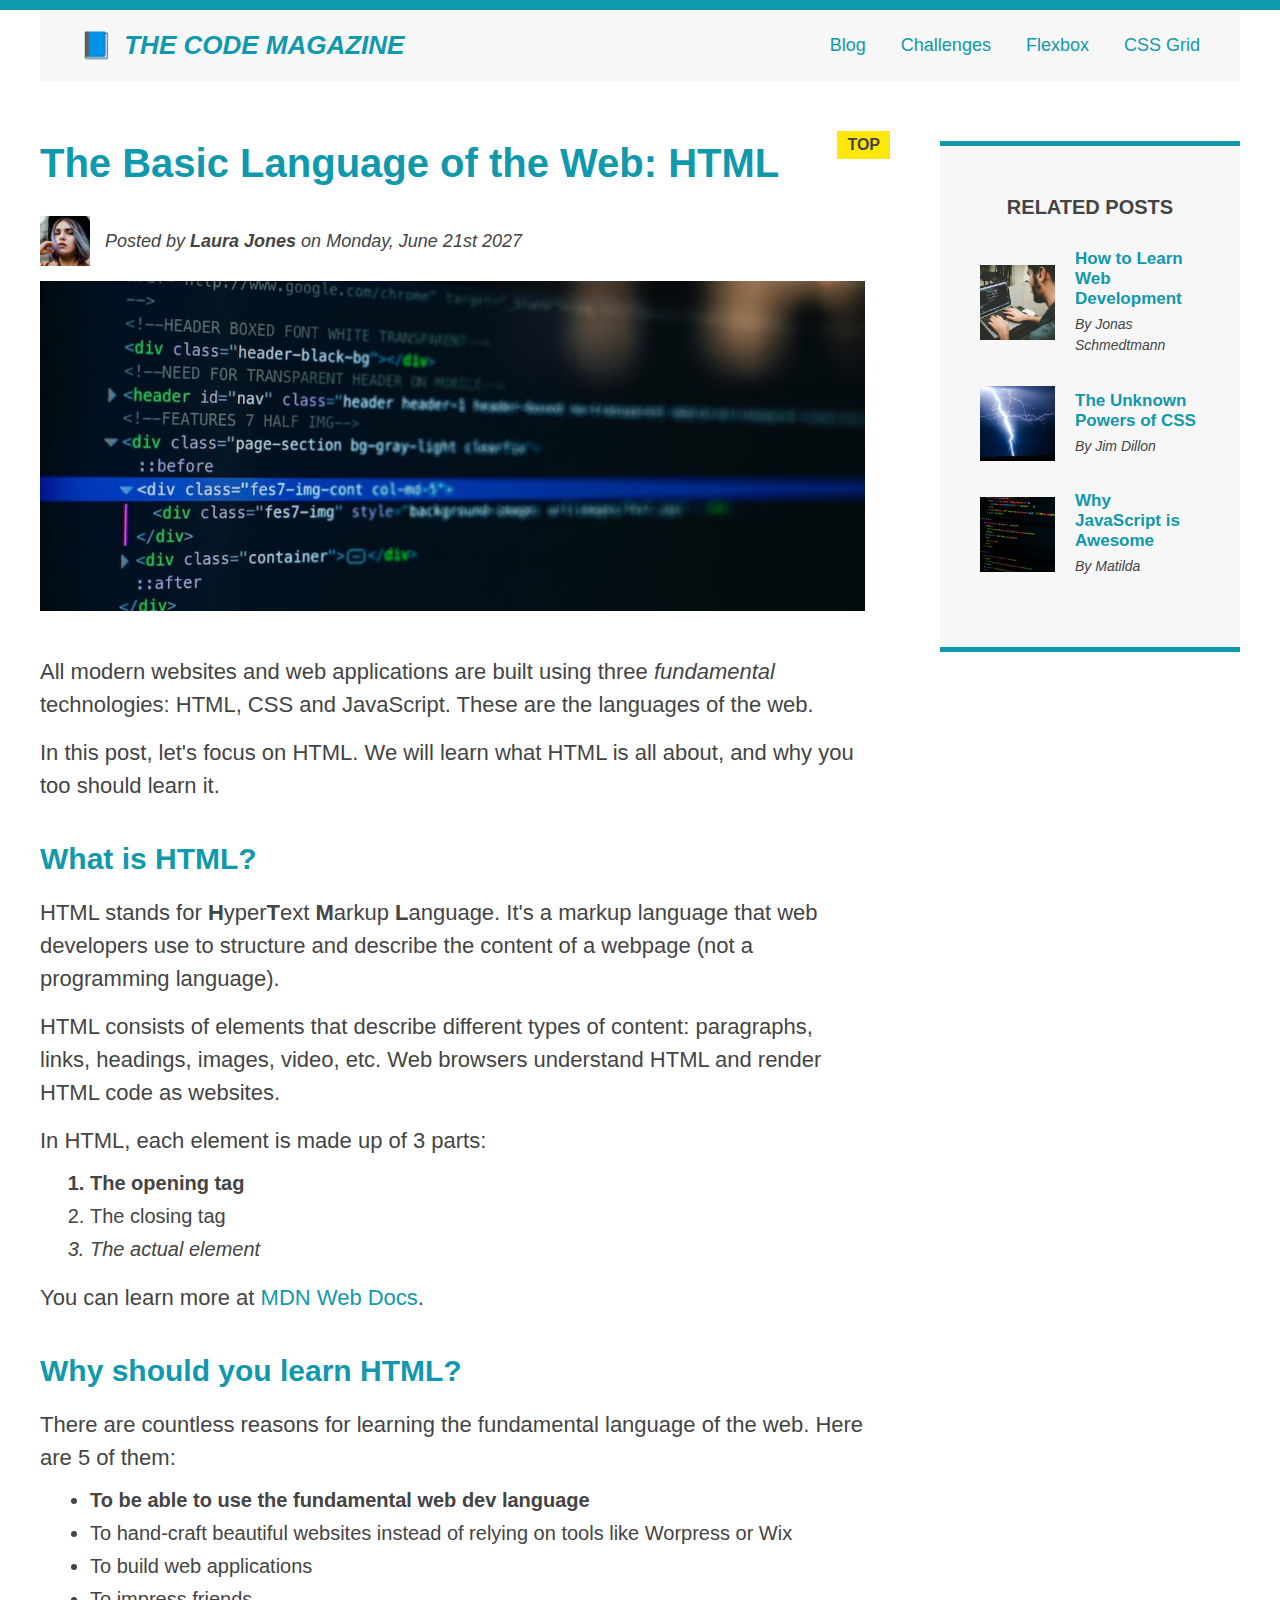
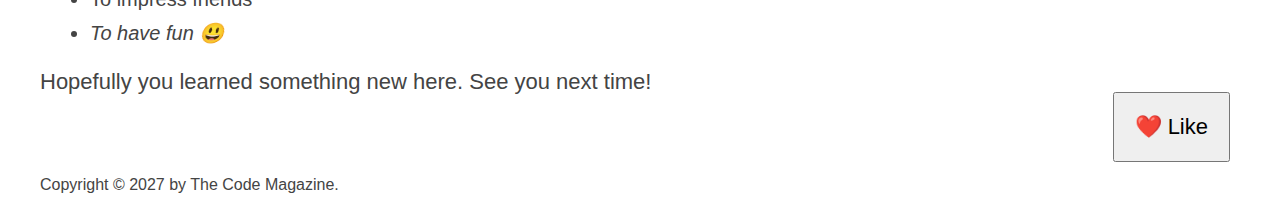
<file: final/04-CSS-Layouts/index.html>
<!DOCTYPE html>
<html lang="en">
  <head>
    <meta charset="UTF-8" />
    <link href="style.css" rel="stylesheet" />

    <title>The Basic Language of the Web: HTML</title>
  </head>

  <body>
    <!--
    <h1>The Basic Language of the Web: HTML</h1>
    <h2>The Basic Language of the Web: HTML</h2>
    <h3>The Basic Language of the Web: HTML</h3>
    <h4>The Basic Language of the Web: HTML</h4>
    <h5>The Basic Language of the Web: HTML</h5>
    <h6>The Basic Language of the Web: HTML</h6>
    -->

    <div class="container">
      <header class="main-header clearfix">
        <h1>📘 The Code Magazine</h1>

        <nav>
          <!-- <strong>This is the navigation</strong> -->
          <a href="blog.html">Blog</a>
          <a href="#">Challenges</a>
          <a href="flexbox.html">Flexbox</a>
          <a href="css-grid.html">CSS Grid</a>
        </nav>

        <!-- <div class="clear"></div> -->
      </header>

      <!-- ONLY NECESSARY FOR FLEXBOX -->
      <!-- <div class="row"> -->
      <article>
        <header class="post-header">
          <h2>The Basic Language of the Web: HTML</h2>

          <div class="author-box">
            <img
              src="img/laura-jones.jpg"
              alt="Headshot of Laura Jones"
              height="50"
              width="50"
              class="author-img"
            />

            <p id="author" class="author">
              Posted by <strong>Laura Jones</strong> on Monday, June 21st 2027
            </p>
          </div>

          <img
            src="img/post-img.jpg"
            alt="HTML code on a screen"
            width="500"
            height="200"
            class="post-img"
          />
          <button>❤️ Like</button>
        </header>

        <p>
          All modern websites and web applications are built using three
          <em>fundamental</em>
          technologies: HTML, CSS and JavaScript. These are the languages of the
          web.
        </p>

        <p>
          In this post, let's focus on HTML. We will learn what HTML is all
          about, and why you too should learn it.
        </p>

        <h3>What is HTML?</h3>
        <p>
          HTML stands for <strong>H</strong>yper<strong>T</strong>ext
          <strong>M</strong>arkup <strong>L</strong>anguage. It's a markup
          language that web developers use to structure and describe the content
          of a webpage (not a programming language).
        </p>
        <p>
          HTML consists of elements that describe different types of content:
          paragraphs, links, headings, images, video, etc. Web browsers
          understand HTML and render HTML code as websites.
        </p>
        <p>In HTML, each element is made up of 3 parts:</p>

        <ol>
          <li class="first-li">The opening tag</li>
          <li>The closing tag</li>
          <li>The actual element</li>
        </ol>

        <p>
          You can learn more at
          <a
            href="https://developer.mozilla.org/en-US/docs/Web/HTML"
            target="_blank"
            >MDN Web Docs</a
          >.
        </p>

        <h3>Why should you learn HTML?</h3>

        <p>
          There are countless reasons for learning the fundamental language of
          the web. Here are 5 of them:
        </p>

        <ul>
          <li class="first-li">
            To be able to use the fundamental web dev language
          </li>
          <li>
            To hand-craft beautiful websites instead of relying on tools like
            Worpress or Wix
          </li>
          <li>To build web applications</li>
          <li>To impress friends</li>
          <li>To have fun 😃</li>
        </ul>

        <p>Hopefully you learned something new here. See you next time!</p>
      </article>

      <aside>
        <h4>Related posts</h4>

        <ul class="related">
          <li class="related-post">
            <img
              src="img/related-1.jpg"
              alt="Person programming"
              width="75"
              height="75"
            />
            <div>
              <a href="#" class="related-link">How to Learn Web Development</a>
              <p class="related-author">By Jonas Schmedtmann</p>
            </div>
          </li>
          <li class="related-post">
            <img
              src="img/related-2.jpg"
              alt="Lightning"
              width="75"
              height="75"
            />
            <div>
              <a href="#" class="related-link">The Unknown Powers of CSS</a>
              <p class="related-author">By Jim Dillon</p>
            </div>
          </li>
          <li class="related-post">
            <img
              src="img/related-3.jpg"
              alt="JavaScript code on a screen"
              width="75"
              height="75"
            />
            <div>
              <a href="#" class="related-link">Why JavaScript is Awesome</a>
              <p class="related-author">By Matilda</p>
            </div>
          </li>
        </ul>
      </aside>
      <!-- </div> -->

      <footer>
        <p id="copyright" class="copyright text">
          Copyright &copy; 2027 by The Code Magazine.
        </p>
      </footer>
    </div>
  </body>
</html>
</file>
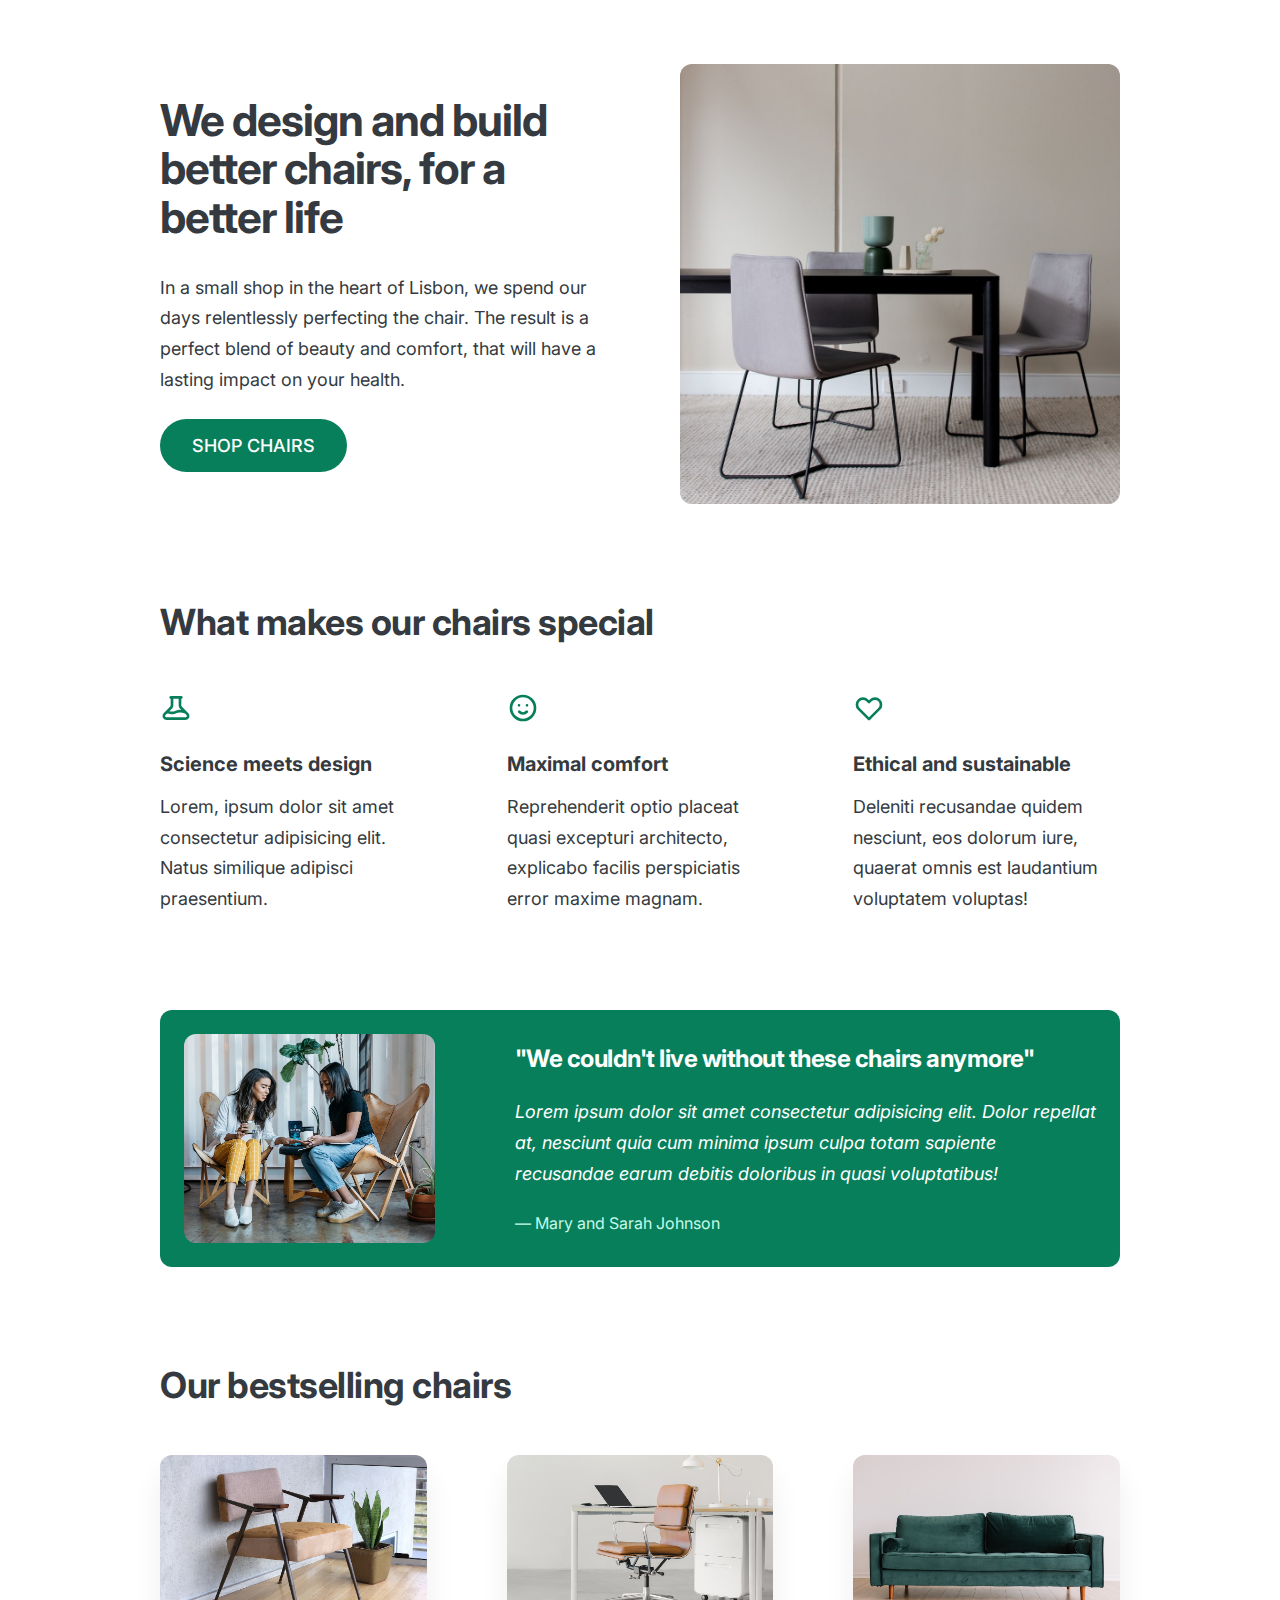
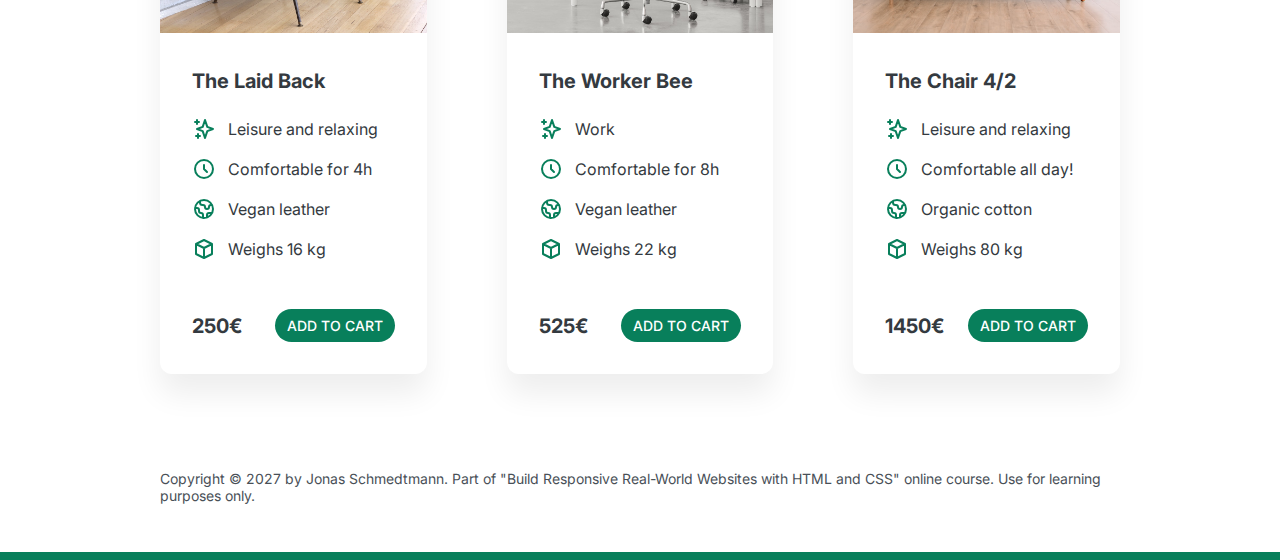
<file: final/05-Design/index.html>
<!DOCTYPE html>
<html lang="en">
  <head>
    <meta charset="UTF-8" />
    <meta http-equiv="X-UA-Compatible" content="IE=edge" />
    <meta name="viewport" content="width=device-width, initial-scale=1.0" />

    <link rel="preconnect" href="https://fonts.gstatic.com" />
    <link
      href="https://fonts.googleapis.com/css2?family=Inter:wght@400;500;700&display=swap"
      rel="stylesheet"
    />

    <link rel="stylesheet" href="style.css" />
    <title>Lisbon Chair Shop</title>
  </head>
  <body>
    <div class="container">
      <header>
        <div class="header-text-box">
          <h1>We design and build better chairs, for a better life</h1>
          <p class="header-text">
            In a small shop in the heart of Lisbon, we spend our days
            relentlessly perfecting the chair. The result is a perfect blend of
            beauty and comfort, that will have a lasting impact on your health.
          </p>
          <a class="btn btn--big" href="#">Shop chairs</a>
        </div>
        <img src="hero.jpg" alt="Photo" />
      </header>

      <section>
        <h2>What makes our chairs special</h2>
        <div class="grid-3-cols">
          <div>
            <svg
              xmlns="http://www.w3.org/2000/svg"
              class="features-icon"
              fill="none"
              viewBox="0 0 24 24"
              stroke="currentColor"
            >
              <path
                stroke-linecap="round"
                stroke-linejoin="round"
                stroke-width="2"
                d="M19.428 15.428a2 2 0 00-1.022-.547l-2.387-.477a6 6 0 00-3.86.517l-.318.158a6 6 0 01-3.86.517L6.05 15.21a2 2 0 00-1.806.547M8 4h8l-1 1v5.172a2 2 0 00.586 1.414l5 5c1.26 1.26.367 3.414-1.415 3.414H4.828c-1.782 0-2.674-2.154-1.414-3.414l5-5A2 2 0 009 10.172V5L8 4z"
              />
            </svg>
            <p class="features-title"><strong>Science meets design</strong></p>
            <p class="features-text">
              Lorem, ipsum dolor sit amet consectetur adipisicing elit. Natus
              similique adipisci praesentium.
            </p>
          </div>

          <div>
            <svg
              xmlns="http://www.w3.org/2000/svg"
              class="features-icon"
              fill="none"
              viewBox="0 0 24 24"
              stroke="currentColor"
            >
              <path
                stroke-linecap="round"
                stroke-linejoin="round"
                stroke-width="2"
                d="M14.828 14.828a4 4 0 01-5.656 0M9 10h.01M15 10h.01M21 12a9 9 0 11-18 0 9 9 0 0118 0z"
              />
            </svg>
            <p class="features-title">
              <strong>Maximal comfort</strong>
            </p>
            <p class="features-text">
              Reprehenderit optio placeat quasi excepturi architecto, explicabo
              facilis perspiciatis error maxime magnam.
            </p>
          </div>

          <div>
            <svg
              xmlns="http://www.w3.org/2000/svg"
              class="features-icon"
              fill="none"
              viewBox="0 0 24 24"
              stroke="currentColor"
            >
              <path
                stroke-linecap="round"
                stroke-linejoin="round"
                stroke-width="2"
                d="M4.318 6.318a4.5 4.5 0 000 6.364L12 20.364l7.682-7.682a4.5 4.5 0 00-6.364-6.364L12 7.636l-1.318-1.318a4.5 4.5 0 00-6.364 0z"
              />
            </svg>
            <p class="features-title">
              <strong>Ethical and sustainable</strong>
            </p>
            <p class="features-text">
              Deleniti recusandae quidem nesciunt, eos dolorum iure, quaerat
              omnis est laudantium voluptatem voluptas!
            </p>
          </div>
        </div>
      </section>

      <section class="testimonial-section">
        <div class="grid-3-cols">
          <img src="customers.jpg" alt="People sitting on chairs" />
          <div class="testimonial-box">
            <h2>"We couldn't live without these chairs anymore"</h2>
            <blockquote class="testimonial-text">
              Lorem ipsum dolor sit amet consectetur adipisicing elit. Dolor
              repellat at, nesciunt quia cum minima ipsum culpa totam sapiente
              recusandae earum debitis doloribus in quasi voluptatibus!
            </blockquote>
            <p class="testimonial-author">&mdash; Mary and Sarah Johnson</p>
          </div>
        </div>
      </section>

      <section>
        <h2>Our bestselling chairs</h2>
        <div class="grid-3-cols">
          <figure class="chair">
            <img src="chair-1.jpg" alt="Chair" />
            <div class="chair-box">
              <h3>The Laid Back</h3>
              <ul class="chair-details">
                <li>
                  <svg
                    xmlns="http://www.w3.org/2000/svg"
                    class="chair-icon"
                    fill="none"
                    viewBox="0 0 24 24"
                    stroke="currentColor"
                  >
                    <path
                      stroke-linecap="round"
                      stroke-linejoin="round"
                      stroke-width="2"
                      d="M5 3v4M3 5h4M6 17v4m-2-2h4m5-16l2.286 6.857L21 12l-5.714 2.143L13 21l-2.286-6.857L5 12l5.714-2.143L13 3z"
                    />
                  </svg>
                  <!-- Span is a generic INLINE text element, it doesn't have any meaning. It's like a div element, but inline -->
                  <span>Leisure and relaxing</span>
                </li>
                <li>
                  <svg
                    xmlns="http://www.w3.org/2000/svg"
                    class="chair-icon"
                    fill="none"
                    viewBox="0 0 24 24"
                    stroke="currentColor"
                  >
                    <path
                      stroke-linecap="round"
                      stroke-linejoin="round"
                      stroke-width="2"
                      d="M12 8v4l3 3m6-3a9 9 0 11-18 0 9 9 0 0118 0z"
                    />
                  </svg>
                  <span>Comfortable for 4h</span>
                </li>
                <li>
                  <svg
                    xmlns="http://www.w3.org/2000/svg"
                    class="chair-icon"
                    fill="none"
                    viewBox="0 0 24 24"
                    stroke="currentColor"
                  >
                    <path
                      stroke-linecap="round"
                      stroke-linejoin="round"
                      stroke-width="2"
                      d="M3.055 11H5a2 2 0 012 2v1a2 2 0 002 2 2 2 0 012 2v2.945M8 3.935V5.5A2.5 2.5 0 0010.5 8h.5a2 2 0 012 2 2 2 0 104 0 2 2 0 012-2h1.064M15 20.488V18a2 2 0 012-2h3.064M21 12a9 9 0 11-18 0 9 9 0 0118 0z"
                    />
                  </svg>
                  <span>Vegan leather</span>
                </li>
                <li>
                  <svg
                    xmlns="http://www.w3.org/2000/svg"
                    class="chair-icon"
                    fill="none"
                    viewBox="0 0 24 24"
                    stroke="currentColor"
                  >
                    <path
                      stroke-linecap="round"
                      stroke-linejoin="round"
                      stroke-width="2"
                      d="M20 7l-8-4-8 4m16 0l-8 4m8-4v10l-8 4m0-10L4 7m8 4v10M4 7v10l8 4"
                    />
                  </svg>
                  <span>Weighs 16 kg</span>
                </li>
              </ul>
              <div class="chair-price">
                <strong>250€</strong>
                <a href="#" class="btn btn--small">Add to cart</a>
              </div>
            </div>
          </figure>

          <figure class="chair">
            <img src="chair-2.jpg" alt="Chair" />
            <div class="chair-box">
              <h3>The Worker Bee</h3>
              <ul class="chair-details">
                <li>
                  <svg
                    xmlns="http://www.w3.org/2000/svg"
                    class="chair-icon"
                    fill="none"
                    viewBox="0 0 24 24"
                    stroke="currentColor"
                  >
                    <path
                      stroke-linecap="round"
                      stroke-linejoin="round"
                      stroke-width="2"
                      d="M5 3v4M3 5h4M6 17v4m-2-2h4m5-16l2.286 6.857L21 12l-5.714 2.143L13 21l-2.286-6.857L5 12l5.714-2.143L13 3z"
                    />
                  </svg>
                  <span>Work</span>
                </li>
                <li>
                  <svg
                    xmlns="http://www.w3.org/2000/svg"
                    class="chair-icon"
                    fill="none"
                    viewBox="0 0 24 24"
                    stroke="currentColor"
                  >
                    <path
                      stroke-linecap="round"
                      stroke-linejoin="round"
                      stroke-width="2"
                      d="M12 8v4l3 3m6-3a9 9 0 11-18 0 9 9 0 0118 0z"
                    />
                  </svg>
                  <span>Comfortable for 8h</span>
                </li>
                <li>
                  <svg
                    xmlns="http://www.w3.org/2000/svg"
                    class="chair-icon"
                    fill="none"
                    viewBox="0 0 24 24"
                    stroke="currentColor"
                  >
                    <path
                      stroke-linecap="round"
                      stroke-linejoin="round"
                      stroke-width="2"
                      d="M3.055 11H5a2 2 0 012 2v1a2 2 0 002 2 2 2 0 012 2v2.945M8 3.935V5.5A2.5 2.5 0 0010.5 8h.5a2 2 0 012 2 2 2 0 104 0 2 2 0 012-2h1.064M15 20.488V18a2 2 0 012-2h3.064M21 12a9 9 0 11-18 0 9 9 0 0118 0z"
                    />
                  </svg>
                  <span>Vegan leather</span>
                </li>
                <li>
                  <svg
                    xmlns="http://www.w3.org/2000/svg"
                    class="chair-icon"
                    fill="none"
                    viewBox="0 0 24 24"
                    stroke="currentColor"
                  >
                    <path
                      stroke-linecap="round"
                      stroke-linejoin="round"
                      stroke-width="2"
                      d="M20 7l-8-4-8 4m16 0l-8 4m8-4v10l-8 4m0-10L4 7m8 4v10M4 7v10l8 4"
                    />
                  </svg>
                  <span>Weighs 22 kg</span>
                </li>
              </ul>
              <div class="chair-price">
                <strong>525€</strong>
                <a href="#" class="btn btn--small">Add to cart</a>
              </div>
            </div>
          </figure>

          <figure class="chair">
            <img src="chair-3.jpg" alt="Chair" />
            <div class="chair-box">
              <h3>The Chair 4/2</h3>
              <ul class="chair-details">
                <li>
                  <svg
                    xmlns="http://www.w3.org/2000/svg"
                    class="chair-icon"
                    fill="none"
                    viewBox="0 0 24 24"
                    stroke="currentColor"
                  >
                    <path
                      stroke-linecap="round"
                      stroke-linejoin="round"
                      stroke-width="2"
                      d="M5 3v4M3 5h4M6 17v4m-2-2h4m5-16l2.286 6.857L21 12l-5.714 2.143L13 21l-2.286-6.857L5 12l5.714-2.143L13 3z"
                    />
                  </svg>
                  <span>Leisure and relaxing</span>
                </li>
                <li>
                  <svg
                    xmlns="http://www.w3.org/2000/svg"
                    class="chair-icon"
                    fill="none"
                    viewBox="0 0 24 24"
                    stroke="currentColor"
                  >
                    <path
                      stroke-linecap="round"
                      stroke-linejoin="round"
                      stroke-width="2"
                      d="M12 8v4l3 3m6-3a9 9 0 11-18 0 9 9 0 0118 0z"
                    />
                  </svg>
                  <span>Comfortable all day!</span>
                </li>
                <li>
                  <svg
                    xmlns="http://www.w3.org/2000/svg"
                    class="chair-icon"
                    fill="none"
                    viewBox="0 0 24 24"
                    stroke="currentColor"
                  >
                    <path
                      stroke-linecap="round"
                      stroke-linejoin="round"
                      stroke-width="2"
                      d="M3.055 11H5a2 2 0 012 2v1a2 2 0 002 2 2 2 0 012 2v2.945M8 3.935V5.5A2.5 2.5 0 0010.5 8h.5a2 2 0 012 2 2 2 0 104 0 2 2 0 012-2h1.064M15 20.488V18a2 2 0 012-2h3.064M21 12a9 9 0 11-18 0 9 9 0 0118 0z"
                    />
                  </svg>
                  <span>Organic cotton</span>
                </li>
                <li>
                  <svg
                    xmlns="http://www.w3.org/2000/svg"
                    class="chair-icon"
                    fill="none"
                    viewBox="0 0 24 24"
                    stroke="currentColor"
                  >
                    <path
                      stroke-linecap="round"
                      stroke-linejoin="round"
                      stroke-width="2"
                      d="M20 7l-8-4-8 4m16 0l-8 4m8-4v10l-8 4m0-10L4 7m8 4v10M4 7v10l8 4"
                    />
                  </svg>
                  <span>Weighs 80 kg</span>
                </li>
              </ul>
              <div class="chair-price">
                <strong>1450€</strong>
                <a href="#" class="btn btn--small">Add to cart</a>
              </div>
            </div>
          </figure>
        </div>
      </section>

      <footer>
        Copyright &copy; 2027 by Jonas Schmedtmann. Part of "Build Responsive
        Real-World Websites with HTML and CSS" online course. Use for learning
        purposes only.
      </footer>
    </div>
  </body>
</html>
</file>
<file: cc_css_1/style.css>
body {
  line-height: 1.4;
}

.product {
  border: 2px solid black;
}
.product-title {
  text-transform: uppercase;
  text-align: center;
  font-size: 22px;
  background-color: #f4faf8;
}

.price {
  font-weight: bold;
  font-size: 26px;
}

.shipping {
  font-size: 12px;
  color: #777;
}

.more-info {
  color: #353333;
}

.more-info:hover {
  color: #353333;
  text-decoration: none;
}

.details-list {
  list-style-type: square;
}

.add-cart {
  text-transform: uppercase;
  color: white;
  background-color: black;
  font-size: 20px;
  cursor: pointer;
  border: none;
}

.add-cart:hover {
  text-transform: uppercase;
  color: black;
  background-color: white;
  font-size: 20px;
  cursor: pointer;
}
</file>
<file: cc_css_2/style.css>
* {
  margin: 0;
  padding: 0;
}

body {
  line-height: 1.4;
}

.product {
  border: 2px solid black;
  width: 50%;
  margin: 50px auto;
}
.product-title {
  text-transform: uppercase;
  text-align: center;
  font-size: 22px;
  background-color: #f4faf8;
  /* border: 2px solid black; */
  padding: 10px;
}

.price {
  font-weight: bold;
  font-size: 26px;
}

.shipping {
  font-size: 12px;
  color: #777;
  margin-bottom: 20px;
}

.more-info {
  color: #353333;
}

.more-info:hover {
  color: #353333;
  text-decoration: none;
}

.details-title {
  margin-bottom: 15px;
  margin-top: 30px;
}

.details-list {
  list-style-type: square;
  margin-left: 20px;
}

.details-list li {
  margin-bottom: 10px;
}

.add-cart {
  text-transform: uppercase;
  color: white;
  background-color: black;
  font-size: 20px;
  cursor: pointer;
  border: none;
  width: 100%;
  padding: 15px;
  margin-top: 5px;
  border-top: 2px solid black;
}

.add-cart:hover {
  color: black;
  background-color: white;
}
</file>
<file: cc_css_3/style.css>
* {
  margin: 0;
  padding: 0;
}

body {
  line-height: 1.4;
}

.product {
  border: 4px solid black;
  width: 50%;
  margin: 50px auto;
  position: relative;
}
.product-title {
  text-transform: uppercase;
  text-align: center;
  font-size: 22px;
  background-color: #f4faf8;
  /* border: 2px solid black; */
  padding: 10px;
}

.price {
  font-weight: bold;
  font-size: 26px;
}

.shipping {
  font-size: 12px;
  color: #777;
  margin-bottom: 20px;
}

.more-info {
  color: #353333;
}

.more-info:hover {
  color: #353333;
  text-decoration: none;
}

.color_container {
  margin-bottom: 15px;
  margin-top: 30px;
  border: none;
}

.box {
  display: inline;
}

.black {
  background-color: black;
  padding: 0.4% 1.4%;
  margin-left: 2px;
  margin-right: 15px;
}

.blue {
  background-color: #4284cf;
  padding: 0.4% 1.4%;
  margin-right: 15px;
}

.red {
  background-color: #d63c3c;
  padding: 0.4% 1.4%;
  margin-right: 15px;
}

.yellow {
  background-color: #ccbe40;
  padding: 0.4% 1.4%;
  margin-left: 2px;
  margin-right: 15px;
}

.green {
  background-color: #99ee68;
  padding: 0.4% 1.4%;
  margin-right: 15px;
}

.brown {
  background-color: #854f4f;
  padding: 0.4% 1.4%;
}

.details-title {
  margin-bottom: 15px;
  margin-top: 30px;
}

.details-list {
  list-style-type: square;
  margin-left: 20px;
}

.details-list li {
  margin-bottom: 10px;
}

.sale {
  /* border: 2px solid black; */
  letter-spacing: 3px;
  background-color: #e41515;
  /* display: inline; */
  width: 50px;
  padding: 0.6% 1.9%;
  font-weight: bold;
  color: #fff;
  position: absolute;
  top: -20px;
  left: -40px;
}

.add-cart {
  text-transform: uppercase;
  color: white;
  background-color: black;
  font-size: 20px;
  cursor: pointer;
  border: none;
  width: 100%;
  padding: 15px;
  margin-top: 5px;
  border-top: 2px solid black;
}

.add-cart:hover {
  color: black;
  background-color: white;
}
</file>
<file: cc_css_4/style.css>
* {
  margin: 0;
  padding: 0;
  box-sizing: border-box;
}

body {
  font-family: sans-serif;
  line-height: 1.4;
}

.clearfix::after {
  content: "";
  display: block;
  clear: both;
}

.product-img {
  float: left;
  margin-right: 40px;
}

/* PRODUCT */
.product {
  border: 4px solid black;
  width: 825px;
  margin: 50px auto;
  position: relative;
}

.product-title {
  text-align: center;
  font-size: 22px;
  text-transform: uppercase;
  background-color: #f7f7f7;
  padding: 15px;
}

/* PRODUCT INFORMATION */
.product-info {
  /*  (825 - 8 - 250 - 80) / 2  */
  width: 243px;
  float: left;
  margin-right: 40px;
  margin-top: 20px;
}

.price {
  font-size: 24px;
  float: left;
}

.shipping {
  font-size: 12px;
  text-transform: uppercase;
  font-weight: bold;
  color: #777;
  margin-bottom: 20px;
  float: right;
  margin-top: 8px;
}

.sale {
  background-color: #ec2f2f;
  color: #fff;
  font-size: 12px;
  text-transform: uppercase;
  font-weight: bold;
  letter-spacing: 2px;
  padding: 7px 15px;
  display: inline-block;
  position: absolute;
  top: -17px;
  left: -38px;
}

.product-description {
  clear: both;
  margin-bottom: 10px;
}

.more-info:link,
.more-info:visited {
  color: black;
  margin-bottom: 30px;
  display: inline-block;
}

.more-info:hover,
.more-info:active {
  text-decoration: none;
}

.color {
  background-color: #000;
  height: 22px;
  width: 22px;
  display: inline-block;
  margin-right: 10px;
}

.color-blue {
  background-color: #2f6ee2;
}
.color-red {
  background-color: #ec2f2f;
}
.color-yellow {
  background-color: #f0bf1e;
}
.color-green {
  background-color: #90cc20;
}
.color-brown {
  background-color: #885214;
}

/* PRODUCT DETAILS */
.product-details {
  width: 243px;
  float: left;
  margin-top: 20px;
}

.details-title {
  text-transform: uppercase;
  font-size: 16px;
  margin-bottom: 15px;
}

.details-list {
  list-style: square;
  margin-left: 20px;
}

.details-list li {
  margin-bottom: 10px;
}

/* BUTTON */
.add-cart {
  background-color: #000;
  border: none;
  color: #fff;
  font-size: 20px;
  text-transform: uppercase;
  cursor: pointer;
  padding: 15px;
  width: 100%;
  border-top: 4px solid black;
}

.add-cart:hover {
  color: #000;
  background-color: #fff;
}
</file>
<file: cc_css_5/style.css>
/*------- CSS style Guide ------------*/
/* display stuff */
/* positioning stuff */
/* box-model stuff */
/* typography */
/* manipulation */
/* miscellaneous */

/*---------- Universal -------------*/
* {
  margin: 0;
  padding: 0;
  box-sizing: border-box;
}

body {
  font-family: sans-serif;
  line-height: 1.4;
}

/*------------ Container ------------*/
/*-------- Most outter shell ---------*/
.product {
  border: 4px solid black;
  width: 825px;
  margin: 50px auto;
  position: relative;
}

.sale {
  /* display stuff */
  display: inline-block;
  /* positioning stuff */
  position: absolute;
  top: -17px;
  left: -38px;
  /* box-model stuff */
  padding: 7px 15px;
  background-color: #ec2f2f;
  /* typography */
  color: #fff;
  font-size: 12px;
  text-transform: uppercase;
  font-weight: bold;
  letter-spacing: 2px;
}

/*---------- Header/Navbar -----------*/
.product-title {
  text-align: center;
  font-size: 22px;
  text-transform: uppercase;
  background-color: #f7f7f7;
  padding: 15px;
}

/*------------- Container ------------*/
.container {
  display: flex;
  justify-content: space-between;
  gap: 40px;
}

/* PRODUCT INFORMATION */
.product-info {
  margin-top: 20px;
  flex: 1;
}

.price {
  font-size: 24px;
  float: left;
}

.shipping {
  font-size: 12px;
  text-transform: uppercase;
  font-weight: bold;
  color: #777;
  margin-bottom: 20px;
  margin-top: 8px;
}

.price-shipping {
  display: flex;
  justify-content: space-between;
}

.product-description {
  margin-bottom: 10px;
}

.more-info:link,
.more-info:visited {
  color: black;
  margin-bottom: 30px;
  display: inline-block;
}

.more-info:hover,
.more-info:active {
  text-decoration: none;
}

.color {
  background-color: #000;
  height: 22px;
  width: 22px;
  display: inline-block;
  margin-right: 10px;
}

.color-black .color-blue {
  background-color: #2f6ee2;
}
.color-red {
  background-color: #ec2f2f;
}
.color-yellow {
  background-color: #f0bf1e;
}
.color-green {
  background-color: #90cc20;
}
.color-brown {
  background-color: #885214;
}

/* PRODUCT DETAILS */
.product-details {
  margin-top: 20px;
  flex: 1;
}

.details-title {
  text-transform: uppercase;
  font-size: 16px;
  margin-bottom: 15px;
}

.details-list {
  list-style: square;
  margin-left: 20px;
}

.details-list li {
  margin-bottom: 10px;
}

/* BUTTON */
.add-cart {
  background-color: #000;
  border: none;
  color: #fff;
  font-size: 20px;
  text-transform: uppercase;
  cursor: pointer;
  padding: 15px;
  width: 100%;
  border-top: 4px solid black;
}

.add-cart:hover {
  color: #000;
  background-color: #fff;
}
</file>
<file: cc_css_6/style.css>
/*------- CSS style Guide ------------*/
/* display stuff */
/* positioning stuff */
/* box-model stuff */
/* typography */
/* manipulation */
/* miscellaneous */

/*---------- Universal -------------*/
* {
  margin: 0;
  padding: 0;
  box-sizing: border-box;
}

body {
  font-family: sans-serif;
  line-height: 1.4;
}

/*------------ Container ------------*/
.product {
  /* display stuff */
  display: grid;
  grid-template-columns: 250px 1fr 1fr;
  column-gap: 40px;
  /* gap: 40px; */
  /* positioning stuff */
  position: relative;
  /* box-model stuff */
  border: 4px solid black;
  width: 825px;
  margin: 50px auto;
}

/* Absolute position */
.sale {
  /* positioning stuff */
  position: absolute;
  top: -17px;
  left: -38px;
  /* box-model stuff */
  padding: 7px 15px;
  background-color: #ec2f2f;
  /* typography */
  color: #fff;
  font-size: 12px;
  text-transform: uppercase;
  font-weight: bold;
  letter-spacing: 2px;
}

/*---------- Header/Navbar -----------*/
.product-title {
  /* display stuff */
  grid-column: 1 / -1;
  /* box-model stuff */
  background-color: #f7f7f7;
  padding: 15px;
  /* typography */
  text-align: center;
  font-size: 22px;
  text-transform: uppercase;
}

/*------------- Container ------------*/
/* PRODUCT INFORMATION */
.product-info {
  margin-top: 20px;
}

.price {
  font-size: 24px;
}

.shipping {
  font-size: 12px;
  text-transform: uppercase;
  font-weight: bold;
  color: #777;
  margin-bottom: 20px;
  margin-top: 8px;
}

.price-shipping {
  display: grid;
  grid-template-columns: 1fr 1fr;
  gap: 50px;
}

.product-description {
  margin-bottom: 10px;
}

.more-info:link,
.more-info:visited {
  color: black;
  margin-bottom: 30px;
  display: inline-block;
}

.more-info:hover,
.more-info:active {
  text-decoration: none;
}

.color {
  background-color: #000;
  height: 22px;
  width: 22px;
  display: inline-block;
  margin-right: 10px;
}

.color-black .color-blue {
  background-color: #2f6ee2;
}
.color-red {
  background-color: #ec2f2f;
}
.color-yellow {
  background-color: #f0bf1e;
}
.color-green {
  background-color: #90cc20;
}
.color-brown {
  background-color: #885214;
}

/* PRODUCT DETAILS */
.product-details {
  margin-top: 20px;
}

.details-title {
  text-transform: uppercase;
  font-size: 16px;
  margin-bottom: 15px;
}

.details-list {
  list-style: square;
  margin-left: 20px;
}

.details-list li {
  margin-bottom: 10px;
}

/* BUTTON */
.add-cart {
  background-color: #000;
  border: none;
  color: #fff;
  font-size: 20px;
  text-transform: uppercase;
  cursor: pointer;
  padding: 15px;
  width: 100%;
  border-top: 4px solid black;
  grid-column: 1 / -1;
}

.add-cart:hover {
  color: #000;
  background-color: #fff;
}
</file>
<file: project01 - accordion/style.css>
/*------- CSS style Guide ------------*/
/* display stuff */
/* positioning stuff */
/* box-model stuff */
/* typography */
/* manipulation */
/* miscellaneous */

/* Using a url */
/* @import url("css/accordion.css"); */

/* Using a string */
@import "css/accordion.css";
</file>
<file: project03 - table/style.css>
/*------- CSS style Guide ------------*/
/* display stuff */
/* positioning stuff */
/* box-model stuff */
/* typography */
/* manipulation */
/* miscellaneous */

/* Using a url */
/* @import url("css/accordion.css"); */

/* Using a string */
@import "css/table.css";
</file>
<file: final/03-CSS-Fundamentals/style.css>
* {
  /* border-top: 10px solid #1098ad; */
  margin: 0;
  padding: 0;
}

/* PAGE SECTIONS */
body {
  color: #444;
  font-family: sans-serif;

  border-top: 10px solid #1098ad;
  position: relative;
}

.container {
  width: 800px;
  /* margin-left: auto;
  margin-right: auto; */
  margin: 0 auto;
}

.main-header {
  background-color: #f7f7f7;
  /* padding: 20px;
  padding-left: 40px;
  padding-right: 40px; */
  padding: 20px 40px;
  margin-bottom: 60px;
  /* height: 80px; */
}

nav {
  font-size: 18px;
  /* text-align: center; */
}

article {
  margin-bottom: 60px;
}

.post-header {
  margin-bottom: 40px;
  /* position: relative; */
}

aside {
  background-color: #f7f7f7;
  border-top: 5px solid #1098ad;
  border-bottom: 5px solid #1098ad;
  /* padding-top: 50px;
  padding-bottom: 50px; */
  padding: 50px 0;
  width: 500px;
}

/* SMALLER ELEMENTS */
h1,
h2,
h3 {
  color: #1098ad;
}

h1 {
  font-size: 26px;
  text-transform: uppercase;
  font-style: italic;
}

h2 {
  font-size: 40px;
  margin-bottom: 30px;
}

h3 {
  font-size: 30px;
  margin-bottom: 20px;
  margin-top: 40px;
}

h4 {
  font-size: 20px;
  text-transform: uppercase;
  text-align: center;
}

p {
  font-size: 22px;
  line-height: 1.5;
  margin-bottom: 15px;
}

ul,
ol {
  margin-left: 50px;
  margin-bottom: 20px;
}

li {
  font-size: 20px;
  margin-bottom: 10px;
  /* display: inline; */
}

li:last-child {
  margin-bottom: 0;
}

/* footer p {
  font-size: 16px;
} */

/* article header p {
  font-style: italic;
} */

#author {
  font-style: italic;
  font-size: 18px;
}

#copyright {
  font-size: 16px;
}

.related-author {
  font-size: 18px;
  font-weight: bold;
}

/* ul {
  list-style: none;
} */

.related {
  list-style: none;
}

body {
  /* background-color: orangered; */
}

/* .first-li {
  font-weight: bold;
} */

li:first-child {
  font-weight: bold;
}

li:last-child {
  font-style: italic;
}

li:nth-child(even) {
  /* color: red; */
}

/* Misconception: this won't work! */
article p:first-child {
  color: red;
}

/* Styling links */
a:link {
  color: #1098ad;
  text-decoration: none;
}

a:visited {
  /* color: #777; */
  color: #1098ad;
}

a:hover {
  color: orangered;
  font-weight: bold;
  text-decoration: underline orangered;
}

a:active {
  background-color: black;
  font-style: italic;
}
/* LVHA */

.post-img {
  width: 100%;
  height: auto;
}

nav a:link {
  /* background-color: orangered;
  margin: 20px;
  padding: 20px;

  display: block; */

  margin-right: 30px;
  margin-top: 10px;
  display: inline-block;
}

nav a:link:last-child {
  margin-right: 0;
}

button {
  font-size: 22px;
  padding: 20px;
  cursor: pointer;

  position: absolute;
  /* top: 50px;
  left: 50px; */
  bottom: 50px;
  right: 50px;
}

h1::first-letter {
  font-style: normal;
  margin-right: 5px;
}

h3 + p::first-line {
  /* color: red; */
}

h2 {
  /* background-color: orange; */
  position: relative;
}

h2::before {
  content: "TOP";
  background-color: #ffe70e;
  color: #444;
  font-size: 16px;
  font-weight: bold;
  display: inline-block;
  padding: 5px 10px;
  position: absolute;
  top: -10px;
  right: -25px;
}

/* Resolving conflicts */
/* #copyright {
  color: red;
}

.copyright {
  color: blue;
}

.text {
  color: yellow;
}

footer p {
  color: green !important;
} */

/* nav a:link,
nav p {
  font-size: 18px;
} */
</file>
<file: final/04-CSS-Layouts/style.css>
* {
  /* border-top: 10px solid #1098ad; */
  margin: 0;
  padding: 0;
  box-sizing: border-box;
}

/* PAGE SECTIONS */
body {
  color: #444;
  font-family: sans-serif;

  border-top: 10px solid #1098ad;
  position: relative;
}

.container {
  width: 1200px;
  /* margin-left: auto;
  margin-right: auto; */
  margin: 0 auto;
}

.main-header {
  background-color: #f7f7f7;
  /* padding: 20px;
  padding-left: 40px;
  padding-right: 40px; */
  padding: 20px 40px;
  /* margin-bottom: 60px; */
  /* height: 80px; */
}

nav {
  font-size: 18px;
  /* text-align: center; */
}

article {
  /* margin-bottom: 60px; */
}

.post-header {
  margin-bottom: 40px;
  /* position: relative; */
}

aside {
  background-color: #f7f7f7;
  border-top: 5px solid #1098ad;
  border-bottom: 5px solid #1098ad;
  padding: 50px 40px;
}

/* SMALLER ELEMENTS */
h1,
h2,
h3 {
  color: #1098ad;
}

h1 {
  font-size: 26px;
  text-transform: uppercase;
  font-style: italic;
}

h2 {
  font-size: 40px;
  margin-bottom: 30px;
}

h3 {
  font-size: 30px;
  margin-bottom: 20px;
  margin-top: 40px;
}

h4 {
  font-size: 20px;
  text-transform: uppercase;
  text-align: center;
  margin-bottom: 30px;
}

p {
  font-size: 22px;
  line-height: 1.5;
  margin-bottom: 15px;
}

ul,
ol {
  margin-left: 50px;
  margin-bottom: 20px;
}

li {
  font-size: 20px;
  margin-bottom: 10px;
  /* display: inline; */
}

li:last-child {
  margin-bottom: 0;
}

/* footer p {
  font-size: 16px;
} */

/* article header p {
  font-style: italic;
} */

#author {
  font-style: italic;
  font-size: 18px;
}

#copyright {
  font-size: 16px;
}

.related-author {
  font-size: 18px;
  font-weight: bold;
}

/* ul {
  list-style: none;
} */

.related {
  list-style: none;
  margin-left: 0;
}

body {
  /* background-color: orangered; */
}

/* .first-li {
  font-weight: bold;
} */

li:first-child {
  font-weight: bold;
}

li:last-child {
  font-style: italic;
}

li:nth-child(even) {
  /* color: red; */
}

/* Misconception: this won't work! */
article p:first-child {
  color: red;
}

/* Styling links */
a:link {
  color: #1098ad;
  text-decoration: none;
}

a:visited {
  /* color: #777; */
  color: #1098ad;
}

a:hover {
  color: orangered;
  font-weight: bold;
  text-decoration: underline orangered;
}

a:active {
  background-color: black;
  font-style: italic;
}
/* LVHA */

.post-img {
  width: 100%;
  height: auto;
}

nav a:link {
  /* background-color: orangered;
  margin: 20px;
  padding: 20px;

  display: block; */

  margin-right: 30px;
  display: inline-block;
}

nav a:link:last-child {
  margin-right: 0;
}

button {
  font-size: 22px;
  padding: 20px;
  cursor: pointer;

  position: absolute;
  /* top: 50px;
  left: 50px; */
  bottom: 50px;
  right: 50px;
}

h1::first-letter {
  font-style: normal;
  margin-right: 5px;
}

h3 + p::first-line {
  /* color: red; */
}

h2 {
  /* background-color: orange; */
  position: relative;
}

h2::before {
  content: "TOP";
  background-color: #ffe70e;
  color: #444;
  font-size: 16px;
  font-weight: bold;
  display: inline-block;
  padding: 5px 10px;
  position: absolute;
  top: -10px;
  right: -25px;
}

/* Resolving conflicts */
/* #copyright {
  color: red;
}

.copyright {
  color: blue;
}

.text {
  color: yellow;
}

footer p {
  color: green !important;
} */

/* nav a:link,
nav p {
  font-size: 18px;
} */

/* FLOATS */
/*
.author-img {
  float: left;
  margin-bottom: 20px;
}

.author {
  float: left;
  margin-top: 10px;
  margin-left: 20px;
}

h1 {
  float: left;
}

nav {
  float: right;
}

.clear {
  clear: both;
}

.clearfix::after {
  clear: both;
  content: "";
  display: block;
}

article {
  width: 825px;
  float: left;
}

aside {
  width: 300px;
  float: right;
}

footer {
  clear: both;
}
*/

/* FLEXBOX */
.main-header {
  display: flex;
  align-items: center;
  justify-content: space-between;
}

.author-box {
  display: flex;
  align-items: center;
  margin-bottom: 15px;
}

.author {
  margin-bottom: 0;
  margin-left: 15px;
}

.related-post {
  display: flex;
  align-items: center;
  gap: 20px;
  margin-bottom: 30px;
}

.related-link:link {
  font-size: 17px;
  font-weight: bold;
  font-style: normal;
  margin-bottom: 5px;
  display: block;
}

.related-author {
  margin-bottom: 0;
  font-size: 14px;
  font-weight: normal;
  font-style: italic;
}

/* FLEXBOX LAYOUT */
/* .row {
  display: flex;
  align-items: flex-start;
  gap: 75px;
  margin-bottom: 60px;
}

article {
  flex: 1;
  margin-bottom: 0;
}

aside {
  
  DEFAULTS:
  flex-grow: 0;
  flex-shrink: 1;
  flex-basis: auto;

  flex: 0 0 300px;
} */

/* CSS GRID LAYOUT */
.container {
  display: grid;
  grid-template-columns: 1fr 300px;
  column-gap: 75px;
  row-gap: 60px;
  align-items: start;
}

.main-header {
  /* grid-column: 1 / span 2; */
  grid-column: 1 / -1;
}

article {
}

aside {
}

footer {
  grid-column: 1 / -1;
}
</file>
<file: final/05-Design/style.css>
/*
SPACING SYSTEM (px)
2 / 4 / 8 / 12 / 16 / 24 / 32 / 48 / 64 / 80 / 96 / 128

FONT SIZE SYSTEM (px)
10 / 12 / 14 / 16 / 18 / 20 / 24 / 30 / 36 / 44 / 52 / 62 / 74 / 86 / 98
*/

/* 
MAIN COLOR: #087f5b
GREY COLOR: #343a40
*/

* {
  margin: 0;
  padding: 0;
  box-sizing: border-box;
}

/* ------------------------ */
/* GENERAL STYLES */
/* ------------------------ */
body {
  font-family: "Inter", sans-serif;
  color: #343a40;
  border-bottom: 8px solid #087f5b;
}

.container {
  width: 960px;
  margin: 0 auto;
}

header,
section {
  margin-bottom: 96px;
}

h2 {
  margin-bottom: 48px;
  font-size: 36px;
  letter-spacing: -0.5px;
  /* 24 / 30 / 36 */
}

.grid-3-cols {
  display: grid;
  grid-template-columns: repeat(3, 1fr);
  column-gap: 80px;
}

.btn:link,
.btn:visited {
  background-color: #087f5b;
  color: #fff;
  text-decoration: none;
  text-transform: uppercase;
  font-weight: 500;

  display: inline-block;
  border-radius: 100px;
}

.btn:hover,
.btn:active {
  background-color: #099268;
}

.btn--big {
  font-size: 18px;
  padding: 16px 32px;
}

.btn--small {
  font-size: 14px;
  padding: 8px 12px;
}

img {
  border-radius: 12px;
}

/* ------------------------ */
/* COMPONENT STYLES */
/* ------------------------ */

/* HEADER */
header {
  display: grid;
  grid-template-columns: repeat(2, 1fr);
  column-gap: 80px;
  margin-top: 64px;
}

.header-text-box {
  align-self: center;
}

h1 {
  margin-bottom: 32px;
  font-size: 44px;
  line-height: 1.1;
  letter-spacing: -1px;
  /* 44 / 52 / 62 */

  /* text-shadow: 0 5px 5px rgba(0, 0, 0, 0.2); */
}

.header-text {
  margin-bottom: 24px;
  font-size: 18px;
  line-height: 1.7;
}

img {
  width: 100%;
}

/* FEATURES */
.features-icon {
  stroke: #087f5b;
  width: 32px;
  heigh: 32px;
  margin-bottom: 24px;
}

.features-title {
  margin-bottom: 16px;
  font-size: 20px;
}

.features-text {
  font-size: 18px;
  line-height: 1.7;
}

/* TESTIMONIAL */
.testimonial-section {
  background-color: #087f5b;
  color: #fff;
  padding: 24px;
  border-radius: 12px;
}

.testimonial-box {
  grid-column: 2 / -1;
  align-self: center;
}

.testimonial-box h2 {
  margin-bottom: 24px;
  /* 20 / 24 / 30 */
  font-size: 24px;
}

.testimonial-text {
  font-style: italic;
  margin-bottom: 24px;
  font-size: 18px;
  line-height: 1.7;
  color: ##e6fcf5;
}

.testimonial-author {
  color: #c3fae8;
}

/* CHAIRS */
.chair {
  box-shadow: 0 20px 30px 0 rgba(0, 0, 0, 0.07);
  border-radius: 12px;
}

.chair img {
  border-bottom-left-radius: 0;
  border-bottom-right-radius: 0;
}

.chair-box {
  padding: 32px;
}

h3 {
  margin-bottom: 24px;
  font-size: 20px;
}

.chair-details {
  list-style: none;
  margin-bottom: 48px;
}

.chair-details li {
  display: flex;
  align-items: center;
  gap: 12px;
  margin-bottom: 16px;
}

.chair-details li:last-child {
  margin-bottom: 0;
}

.chair-icon {
  stroke: #087f5b;
  width: 24px;
  height: 24px;
}

.chair-price {
  display: flex;
  justify-content: space-between;
  align-items: center;
  font-size: 20px;
}

footer {
  margin-bottom: 48px;
  font-size: 14px;
  color: #495057;
}
</file>
